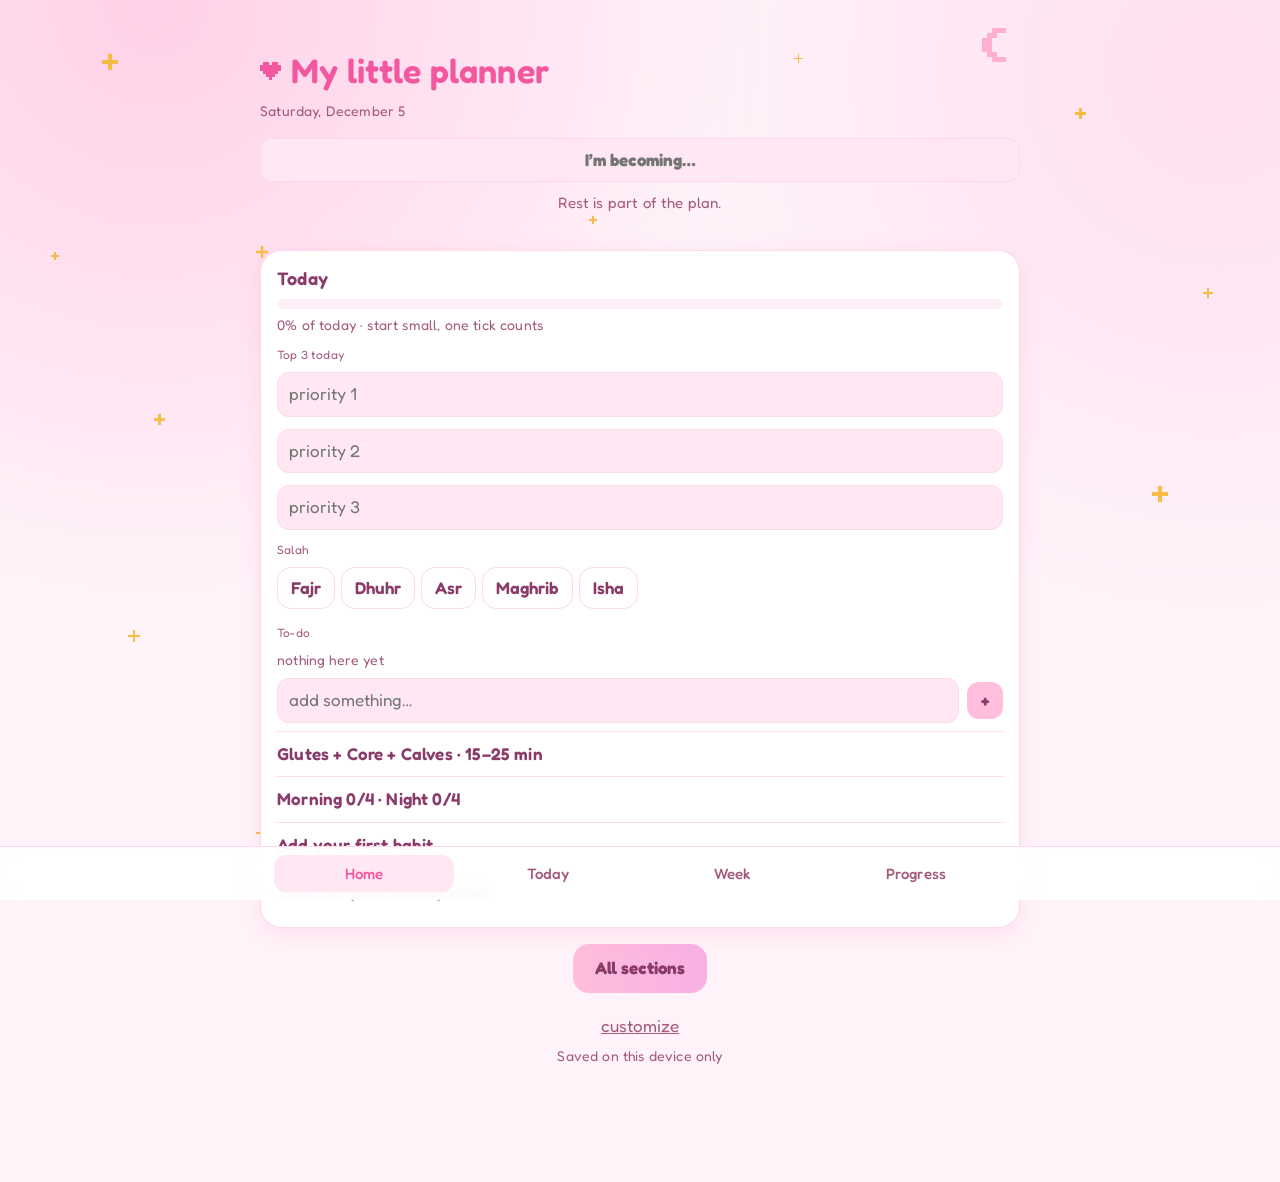
<file: Index.html>
<!DOCTYPE html>
<html lang="en"><head><meta charset="utf-8">
<meta name="viewport" content="width=device-width, initial-scale=1, viewport-fit=cover">
<title>My little planner</title>
<link href="https://fonts.googleapis.com/css2?family=Fredoka:wght@400;500;600;700&display=swap" rel="stylesheet">
<style>
:root{--bg:#fff3f9;--card:#fff;--ink:#8a3b69;--mute:#a35a7c;--pink:#ffbedb;--pink2:#ffe8f3;--lav:#f7b0e4;--lav2:#ffeef7;--acc:#f2579f;--gold:#f4b429;--line:#ffd6ea;color-scheme:light;box-sizing:border-box;padding-top:env(safe-area-inset-top,0px);padding-bottom:env(safe-area-inset-bottom,0px)}
html{scroll-padding-top:env(safe-area-inset-top,0px)}
body{margin:0;background:radial-gradient(circle at 12% 0%,#ffd0e7,transparent 42%),radial-gradient(circle at 95% 8%,#ffdff0,transparent 38%),var(--bg);background-attachment:fixed;color:var(--ink);font:400 17px/1.45 Fredoka,system-ui,-apple-system,'Segoe UI',Roboto,sans-serif;letter-spacing:.01em}
main{max-width:560px;margin:0 auto;padding:18px 16px 96px;position:relative;z-index:1}
h1,h2,h3{font-family:inherit;font-weight:600;margin:0}
h1{font-size:30px;display:flex;align-items:center;gap:10px}
h2{font-size:24px}h1,h2{color:var(--acc)}
h3{font-size:18px;margin-bottom:6px;display:flex;justify-content:space-between;align-items:center}
p{margin:6px 0}.mt{color:var(--mute);font-size:14px}
.px{fill:var(--acc)}
.hero{padding:18px 0 22px;position:relative}
.stars{position:fixed;inset:0;pointer-events:none;z-index:0}
.stars svg{position:absolute;fill:var(--gold);opacity:.85;animation:tw 3.4s infinite}
@keyframes tw{50%{opacity:.3;transform:scale(.8)}}
@media(prefers-reduced-motion:reduce){.stars svg{animation:none}}
.grid{display:grid;grid-template-columns:1fr 1fr;gap:12px}
.tile{background:linear-gradient(145deg,var(--pink2),var(--lav2));border:1px solid var(--line);border-radius:22px;padding:16px 14px;text-decoration:none;color:var(--ink);font-weight:700;display:flex;flex-direction:column;gap:4px;cursor:pointer}
.tile span{display:block;height:14px}.tile svg{fill:var(--gold)}.tile.off{opacity:.45}.tile em{font-size:12px;color:var(--mute);font-style:normal;font-weight:500}
.link{display:block;margin:20px auto 0;border:0;background:none;color:var(--mute);font:inherit;text-decoration:underline;cursor:pointer}
.top{display:flex;align-items:center;gap:12px;margin-bottom:6px}
.back{width:38px;height:38px;border-radius:14px;background:var(--lav2);color:var(--ink);display:grid;place-items:center;text-decoration:none;font-size:22px}
.card{background:var(--card);border:1px solid var(--line);border-radius:22px;padding:14px 16px;margin:14px 0;box-shadow:0 6px 22px rgba(242,87,159,.12)}
.nav{display:flex;justify-content:space-between;align-items:center;gap:8px;margin-top:10px}
.nav b{font-weight:700}
.nav button,.pill,.add button{border:0;border-radius:12px;background:var(--lav2);color:var(--ink);font:inherit;font-weight:700;padding:6px 14px;cursor:pointer}
.pill{font-size:13px;background:var(--pink2)}
.row{display:flex;align-items:center;gap:10px;padding:6px 0}
.ti{flex:1;min-width:0;border:0;background:transparent;font:inherit;color:inherit;padding:4px 0;outline:0}
input.ti:focus{border-bottom:1px dashed var(--lav)}
small{color:var(--mute);font-size:12px}
.cb{width:24px;height:24px;border-radius:8px;border:2px solid var(--lav);background:var(--card);flex:none;padding:0;cursor:pointer;position:relative}
.cb.on{background:var(--pink);border-color:var(--acc)}
.cb.on::after{content:'';position:absolute;left:7px;top:3px;width:5px;height:10px;border:solid #fff;border-width:0 2.5px 2.5px 0;transform:rotate(45deg)}
.x{border:0;background:none;color:var(--mute);font-size:20px;cursor:pointer;padding:6px 10px}
input:not(.ti),textarea{border:1px solid var(--line);background:var(--pink2);color:inherit;border-radius:12px;padding:9px 11px;font:inherit;width:100%;box-sizing:border-box}
textarea{resize:none;display:block}
.pri{margin:6px 0}
.add{display:flex;flex-wrap:wrap;gap:8px;align-items:center;margin-top:8px}
.add input{flex:1;min-width:0;width:auto}.add input:not(.num):not([type=time]){min-width:110px}
.add input[type=time]{flex:none}
input.num{width:54px;flex:none;padding:6px;text-align:center}input.num.w2{width:78px}
select{border:1px solid var(--line);background:var(--pink2);color:inherit;border-radius:12px;padding:8px;font:inherit;max-width:60%}
.add button{background:var(--pink);flex:none}
input[type=range]{flex:1;width:auto;padding:0;accent-color:var(--acc);background:none;border:0}
output{width:42px;text-align:right;font-size:13px;color:var(--mute)}
.bar{height:10px;border-radius:9px;background:var(--lav2);overflow:hidden;margin-top:8px}
.bar i{display:block;height:100%;border-radius:9px;background:linear-gradient(90deg,var(--pink),var(--lav))}
.dots{display:flex;gap:3px}.dots u{width:8px;height:8px;border-radius:3px;background:var(--lav2);border:1px solid var(--line)}.dots u.on{background:var(--acc);border-color:var(--acc)}
.cal{display:grid;grid-template-columns:repeat(7,1fr);gap:4px;margin:12px 0;text-align:center}
.day{aspect-ratio:1;border:0;border-radius:12px;background:var(--card);color:inherit;font:inherit;position:relative;cursor:pointer}
.day.sel{background:var(--pink)}.day.now{outline:2px solid var(--lav)}
.day s{position:absolute;bottom:4px;left:calc(50% - 3px);width:6px;height:6px;border-radius:2px;background:var(--acc)}
.h{color:var(--mute);font-size:12px}
.ev{padding:4px 0}.ev b{color:var(--acc);margin-right:6px}
.big{display:block;margin:16px auto;padding:12px 22px;border:0;border-radius:16px;background:linear-gradient(90deg,var(--pink),var(--lav));color:var(--ink);font:inherit;font-weight:700;cursor:pointer}
.score{font:600 56px Fredoka,system-ui,sans-serif;text-align:center;color:var(--acc);margin:10px 0 0}
.fab{position:fixed;right:0;bottom:0;padding:0 16px calc(16px + env(safe-area-inset-bottom,0px)) 0}
.fab a{width:48px;height:48px;border-radius:16px;background:var(--pink);display:grid;place-items:center;box-shadow:0 4px 14px rgba(190,140,200,.3)}
.tabs{position:fixed;left:0;right:0;bottom:0;display:flex;gap:4px;padding:8px 10px calc(8px + env(safe-area-inset-bottom,0px));background:rgba(255,255,255,.93);backdrop-filter:blur(10px);border-top:1px solid var(--line);z-index:5}
.tabs a{flex:1;text-align:center;text-decoration:none;color:var(--mute);font:500 15px Fredoka,system-ui,sans-serif;padding:9px 0;border-radius:12px}
.tabs a.on{background:var(--pink2);color:var(--acc)}
#toast{position:fixed;left:0;right:0;bottom:calc(84px + env(safe-area-inset-bottom,0px));display:flex;justify-content:center;z-index:6;pointer-events:none}
.toast{pointer-events:auto;background:var(--ink);color:#fff;border-radius:14px;padding:10px 16px;display:flex;gap:16px;align-items:center}.toast button{border:0;background:none;color:var(--pink);font:inherit;font-weight:700}
.chips{display:flex;gap:6px;overflow-x:auto;margin:12px 0}
.chip{flex:none;border:1px solid var(--line);border-radius:14px;padding:8px 13px;background:var(--card);color:var(--ink);font:inherit;font-weight:600;cursor:pointer}.chip.on{background:var(--pink);border-color:var(--acc)}
.ln{display:block;padding:10px 0;color:var(--ink);text-decoration:none;border-top:1px solid var(--line);font-weight:600}
.row.dn .ti{opacity:.5;text-decoration:line-through}
.grid[hidden]{display:none}
input.why{margin-top:10px;font-weight:700;text-align:center}.st{color:var(--acc);font-weight:700}
.aff{margin:10px 0 0;color:var(--mute);text-align:center;font-size:15px}
.moon{position:absolute;right:4px;top:0;animation:fl 6s ease-in-out infinite}.moon svg{fill:#ffb0d2;display:block}
@keyframes fl{50%{transform:translateY(8px) rotate(-6deg)}}
.bst{position:fixed;z-index:9;pointer-events:none;margin:-6px 0 0 -6px;animation:burst .75s ease-out forwards}.bst svg{fill:var(--gold);display:block}
@keyframes burst{from{opacity:1;transform:translate(0,0) scale(1)}to{opacity:0;transform:translate(var(--dx),var(--dy)) scale(.3) rotate(90deg)}}
.card{position:relative}.card::after{content:'';position:absolute;left:-5px;top:-5px;width:12px;height:12px;background:url("data:image/svg+xml,%3Csvg xmlns='http://www.w3.org/2000/svg' viewBox='0 0 5 5'%3E%3Cpath fill='%23f4b429' d='M2 0h1v5H2zM0 2h5v1H0z'/%3E%3C/svg%3E") no-repeat;opacity:.85}
.bar i{background:linear-gradient(90deg,var(--pink),var(--acc),var(--pink));background-size:200% 100%;animation:sh 3s linear infinite}@keyframes sh{to{background-position:-200% 0}}
@media(prefers-reduced-motion:reduce){.moon,.bar i{animation:none}}
@media(min-width:720px){main{max-width:760px;padding:28px 24px 110px}.grid{grid-template-columns:repeat(3,1fr)}.tabs{justify-content:center}.tabs a{flex:0 1 180px}h1{font-size:34px}.cb{width:28px;height:28px}.cb.on::after{left:9px;top:4px}.tile{padding:22px 18px;font-size:18px}}
.cb,.chip,.tile,.big,.nav button{transition:transform .12s}.cb:active,.chip:active,.tile:active,.big:active,.nav button:active{transform:scale(.94)}
</style></head>
<body><main id="app"></main><nav class="tabs" id="fab"></nav><div id="toast"></div>
<script>
const $=s=>document.querySelector(s),uid=()=>Math.random().toString(36).slice(2,8),p2=n=>String(n).padStart(2,'0');
const fmt=d=>d.getFullYear()+'-'+p2(d.getMonth()+1)+'-'+p2(d.getDate()),mk=d=>d.getFullYear()+'-'+p2(d.getMonth()+1);
const add=(d,n)=>{const x=new Date(d);x.setDate(x.getDate()+n);return x},wsOf=d=>add(d,-((d.getDay()+1)%7));
const esc=s=>String(s??'').replace(/[&<>"]/g,c=>({'&':'&amp;','<':'&lt;','>':'&gt;','"':'&quot;'}[c]));
const L=a=>a.map(t=>({id:uid(),t}));
const DEF=()=>({hide:[],lists:{skin:L(['Acretin','Shaving','Dermaelle Oil Control Cleanser']),salah:L(['Fajr','Dhuhr','Asr','Maghrib','Isha']),habits:[],morning:L(['Wash face','Skincare','Water','Plan the day']),night:L(['Cleanse','Skincare','Tidy up','Read'])},done:{},pri:{},todo:{},week:{},ev:{},gw:{},gm:{},wk:{},reset:{},notes:'',quran:{surah:'',page:0},cal:{p:{sex:'f',age:0,h:0,w:0,act:1.375,goal:0},log:{}},wnote:'Equipment: 2–3 kg dumbbells, resistance band, mat, sturdy chair.\nWeeks 1–2: 1 set each. Weeks 3–4: 2 sets if recovery feels good.\nSeated options are fine. Avoid overheating. Don’t push through exhaustion. 10 minutes still counts. Stop if new or worsening neurological symptoms.'});
let S=DEF();
try{const r=JSON.parse(localStorage.getItem('pl1')||'null');if(r)S=Object.assign(DEF(),r)}catch(e){}
let TS=0,CR=null,PT,SY='',DT=0;
try{TS=+localStorage.getItem('pl1u')||0}catch(e){}
const save=()=>{TS=Date.now();DT=1;try{localStorage.setItem('pl1',JSON.stringify(S));localStorage.setItem('pl1u',TS)}catch(e){}clearTimeout(PT);if(CR)PT=setTimeout(push,1200)};
const push=()=>CR.set({u:TS||Date.now(),s:JSON.stringify(S)}).then(()=>{DT=0;SY='on';sy()}).catch(()=>{SY='err';sy()});
const syt=()=>SY=='on'?'Saved to your account':SY=='err'?'Could not sync, saved on this device':'Saved on this device only';
const sy=()=>{const n=document.getElementById('sync');if(n)n.textContent=syt()};
const EX=a=>a.map(([t,r])=>({id:uid(),t,s:1,r,d:{}})),GCC=()=>EX([['Glute bridges','8–12'],['Seated band abductions','10–12'],['Heel slides','6–8 / side'],['Dead bugs','5–6 / side'],['Seated calf raises','12–15']]);
const PLAN=()=>({0:{f:'Glutes + Core + Calves · 15–25 min',ex:GCC()},1:{rest:true,f:'Full recovery'},2:{f:'Glutes + Core + Calves · 15–25 min',ex:GCC()},3:{rest:true,f:'Rest / gentle stretching'},4:{f:'Arms + Core · 15–20 min',ex:EX([['Seated dumbbell curls','8–12'],['Seated shoulder raises','6–10'],['Triceps extensions','8–12'],['Supported kickbacks','8–12'],['Gentle core','as comfortable']])},5:{rest:true,f:'Rest'},6:{rest:true,f:'Light movement / recovery'}});
if(!Object.values(S.wk).some(w=>(w.ex||[]).length)){S.wk=PLAN()}
function ref(path,def){const k=path?path.split('|'):[];if(!k.length)return S;let o=S;for(let i=0;i<k.length-1;i++)o=o[k[i]]??(o[k[i]]={});return o[k[k.length-1]]??(o[k[k.length-1]]=def)}
function set(path,v){const k=path.split('|'),l=k.pop();ref(k.join('|'),{})[l]=v;save()}
const T=[['skin','Skincare','✿'],['salah','Salah','☾'],['quran','Quran','❀'],['habits','Habits','✧'],['daily','Daily','♡'],['week','Week','☁'],['month','Month','✦'],['wgoal','Weekly goals','★'],['mgoal','Monthly goals','☆'],['workout','Workout','❁'],['calories','Calories',''],['backup','Backup',''],['routine','Routines','☀'],['reset','Weekly reset','↻'],['notes','Brain dump','✎'],['progress','Progress','◔']];
const DN=['Sat','Sun','Mon','Tue','Wed','Thu','Fri'];
let V=location.hash.slice(1)||'home',D=fmt(new Date()),WS=wsOf(new Date()),MO=new Date(),SEL=null,CUS=false,MSG='';MO.setDate(1);
const px=()=>{const g=['.xx.xx.','xxxxxxx','xxxxxxx','.xxxxx.','..xxx..','...x...'];return '<svg class=px viewBox="0 0 7 6" width="21" height="18" shape-rendering="crispEdges">'+g.map((r,y)=>[...r].map((c,x)=>c=='x'?`<rect x="${x}" y="${y}" width="1" height="1"/>`:'').join('')).join('')+'</svg>'};
const dl=s=>new Date(s+'T00:00').toLocaleDateString(undefined,{weekday:'short',month:'short',day:'numeric'});
const dnav=()=>`<div class=nav><button data-a=dd data-n=-1>‹</button><b>${D===fmt(new Date())?'Today · ':''}${dl(D)}</b>${D!==fmt(new Date())?'<button data-a=td>Today</button>':''}<button data-a=dd data-n=1>›</button></div>`;
const wnav=()=>`<div class=nav><button data-a=ww data-n=-7>‹</button><b>${dl(fmt(WS))} – ${dl(fmt(add(WS,6)))}</b><button data-a=ww data-n=7>›</button></div>`;
const mnav=()=>`<div class=nav><button data-a=mm data-n=-1>‹</button><b>${MO.toLocaleDateString(undefined,{month:'long',year:'numeric'})}</b><button data-a=mm data-n=1>›</button></div>`;
const card=(t,b)=>`<section class=card><h3>${t}</h3>${b}</section>`;
const dt=id=>{const w=wsOf(new Date(D+'T00:00'));return '<span class=dots>'+[0,1,2,3,4,5,6].map(i=>`<u class="${(S.done[fmt(add(w,i))]||{})[id]?'on':''}"></u>`).join('')+'</span>'};
const addRow=(path,tm,x='',o='{}')=>`<div class=add data-o='${o}'>${tm?'<input type=time data-f=tm>':''}<input placeholder="add something…">${x}<button data-a=addi data-t="${path}">+</button></div>`;
const rows=(l,d,fixed,dots)=>(S.lists[l].map((x,i)=>`<div class="row ${(S.done[d]||{})[x.id]?'dn':''}"><button class="cb ${(S.done[d]||{})[x.id]?'on':''}" data-a=tg data-d=${d} data-i=${x.id}></button>${fixed?`<span class=ti>${esc(x.t)}</span>`:`<input class=ti data-p="lists|${l}|${i}|t" value="${esc(x.t)}">`}${dots==2?sk(x.id):dots?dt(x.id):''}${fixed?'':`<button class=x data-a=del data-t="lists|${l}" data-i=${i}>×</button>`}</div>`).join('')||'<p class=mt>nothing here yet</p>')+(fixed?'':addRow('lists|'+l));
const items=(path,fld='d')=>ref(path,[]).map((x,i)=>`<div class="row ${x[fld]?'dn':''}"><button class="cb ${x[fld]?'on':''}" data-a=ti data-t="${path}" data-i=${i} data-f=${fld}></button>${x.tm?`<small>${x.tm}</small>`:''}<input class=ti data-p="${path}|${i}|t" value="${esc(x.t)}"><button class=x data-a=del data-t="${path}" data-i=${i}>×</button></div>`).join('')||'<p class=mt>nothing here yet</p>';
const P={};
P.skin=()=>dnav()+card('Skin care',rows('skin',D,0,1));
P.salah=()=>dnav()+card('Salah',rows('salah',D,1));
P.habits=()=>dnav()+card('My habits',rows('habits',D,0,2));
P.routine=()=>dnav()+card('Morning',rows('morning',D))+card('Night',rows('night',D));
P.quran=()=>{const q=S.quran,pc=Math.min(100,Math.round(q.page/6.04));return dnav()+card('Daily reading',`<div class=row><button class="cb ${(S.done[D]||{}).q?'on':''}" data-a=tg data-d=${D} data-i=q></button><span class=ti>Read today</span></div>`)+card('Where I am',`<div class=row><input class=ti placeholder="surah" data-p="quran|surah" value="${esc(q.surah)}"></div><div class=row><span class=ti>page</span><input class=num type=number min=0 max=604 data-p="quran|page" value=${q.page}> / 604</div><div class=bar><i id=qb style="width:${pc}%"></i></div>`)};
P.daily=()=>dnav()+card('Today’s priorities',[0,1,2].map(i=>`<input class=pri data-p="pri|${D}|${i}" value="${esc((S.pri[D]||{})[i]||'')}" placeholder="priority ${i+1}">`).join(''))+card('To-do',items('todo|'+D)+addRow('todo|'+D))+card('Evening reflection',[['win','one good thing today'],['lrn','something I learned'],['nxt','tomorrow I will…']].map(([k,h])=>`<input class=pri data-p="${k}|${D}" value="${esc((S[k]||{})[D]||'')}" placeholder="${h}">`).join(''));
P.week=()=>wnav()+chips()+[WD].map(i=>{const p='week|'+fmt(WS)+'|'+i;return card(DN[i]+' · '+add(WS,i).getDate(),items(p)+addRow(p,1))}).join('');
P.month=()=>{const y=MO.getFullYear(),m=MO.getMonth(),off=(new Date(y,m,1).getDay()+1)%7,n=new Date(y,m+1,0).getDate(),now=fmt(new Date());let c=DN.map(x=>`<b class=h>${x[0]}</b>`).join('');for(let i=0;i<off;i++)c+='<i></i>';for(let d=1;d<=n;d++){const k=y+'-'+p2(m+1)+'-'+p2(d);c+=`<button class="day ${k===SEL?'sel':''} ${k===now?'now':''}" data-a=sel data-k=${k}>${d}${(S.ev[k]||[]).length?'<s></s>':''}</button>`}
const evs=Object.keys(S.ev).filter(k=>k.startsWith(mk(MO))&&S.ev[k].length).sort().map(k=>S.ev[k].map(e=>`<div class=ev><b>${+k.slice(8)}</b>${esc(e.t)}</div>`).join('')).join('');
return mnav()+`<div class=cal>${c}</div>`+(SEL?card(dl(SEL),items('ev|'+SEL)+addRow('ev|'+SEL)):'<p class=mt>tap a day to add something</p>')+(evs?card('This month',evs):'')};
const goals=(k,key,nav)=>{const p=k+'|'+key;return nav()+card('Goals',ref(p,[]).map((x,i)=>`<div><div class=row><input class=ti data-p="${p}|${i}|t" value="${esc(x.t)}"><button class=x data-a=del data-t="${p}" data-i=${i}>×</button></div><div class=row><input type=range min=0 max=100 step=5 data-p="${p}|${i}|p" value=${x.p}><output>${x.p}%</output></div></div>`).join('')+addRow(p,0,'','{"p":0}'))};
P.wgoal=()=>goals('gw',fmt(WS),wnav);P.mgoal=()=>goals('gm',mk(MO),mnav);
P.workout=()=>wnav()+chips()+[WD].map(i=>{const n=DN[i],w=S.wk[i]||{},p=`wk|${i}|ex`;return card(`${n} <button class=pill data-a=tr data-i=${i}>${w.rest?'rest day':'workout'}</button>`,`<input class=ti data-p="wk|${i}|f" value="${esc(w.f||'')}" placeholder="focus">`+(w.rest?'<p class=mt>rest and recover</p>':(w.ex||[]).map((x,j)=>`<div class=row><button class="cb ${(x.d||{})[fmt(WS)]?'on':''}" data-a=wx data-t="${p}" data-i=${j}></button><input class=ti data-p="${p}|${j}|t" value="${esc(x.t)}"><button class=x data-a=del data-t="${p}" data-i=${j}>×</button></div><div class=row style="padding:0 0 6px 34px"><input class=num type=number data-p="${p}|${j}|s" value=${x.s}><small>sets</small><input class="num w2" data-p="${p}|${j}|r" value="${esc(x.r)}"><small>reps</small></div>`).join('')+addRow(p,0,'<input class=num type=number data-f=s value=1><input class="num w2" data-f=r value=10 placeholder=reps>')))}).join('')+card('Reminders',`<textarea rows=5 data-p=wnote>${esc(S.wnote)}</textarea>`);
const avg=a=>a.length?Math.round(a.reduce((s,x)=>s+x.p,0)/a.length):0;
const stats=()=>{const k=fmt(WS);let td=0,tt=0,wd=0,wt=0,hd=0;for(let i=0;i<7;i++){const a=ref(`week|${k}|${i}`,[]);tt+=a.length;td+=a.filter(x=>x.d).length;const w=S.wk[i]||{};if(!w.rest)(w.ex||[]).forEach(x=>{wt++;if((x.d||{})[k])wd++});const dn=S.done[fmt(add(WS,i))]||{};S.lists.habits.forEach(h=>{if(dn[h.id])hd++})}
const g=ref('gw|'+k,[]),m=ref('gm|'+mk(new Date()),[]);return{t:[td,tt],w:[wd,wt],h:[hd,S.lists.habits.length*7],g:avg(g),gn:g.length,m:avg(m),mn:m.length}};
P.reset=()=>{const k=fmt(WS),r=S.reset[k]||{},s=stats();return wnav()+card('This week',`<p>${s.t[0]}/${s.t[1]} tasks · ${s.w[0]}/${s.w[1]} workouts · ${s.g}% goals</p>`)+[['a','Wins this week'],['b','What to improve'],['c','Plan for next week']].map(([f,l])=>card(l,`<textarea rows=3 data-p="reset|${k}|${f}">${esc(r[f]||'')}</textarea>`)).join('')+'<button class=big data-a=carry>Carry unfinished to next week</button>'+(MSG?`<p class=mt style="text-align:center">${MSG}</p>`:'')};
const calc=()=>{const p=S.cal.p;if(!(p.age>0&&p.h>0&&p.w>0))return 0;return Math.max(1200,Math.round((10*p.w+6.25*p.h-5*p.age+(p.sex=='m'?5:-161))*p.act*(1+p.goal)/10)*10)};
const tot=()=>(S.cal.log[D]||[]).reduce((s,x)=>s+(+x.k||0),0);
const rem=(t,g)=>g?(g>=t?(g-t)+' left':(t-g)+' over'):'set your target below';
const updTot=()=>{const t=tot(),g=calc(),e=(i,v)=>{const n=$('#'+i);if(n)n.textContent=v};e('ctot',t);e('ctgt',g||'–');e('crem',rem(t,g));const b=$('#cbar');if(b)b.style.width=Math.min(100,g?Math.round(t/g*100):0)+'%'};
P.calories=()=>{const p=S.cal.p,l=S.cal.log[D]||(S.cal.log[D]=[]),t=tot(),g=calc(),path='cal|log|'+D;
const fld=(a,c)=>`<div class=row><span class=ti>${a}</span>${c}</div>`,nf=(k,u)=>`<input class="num w2" type=number data-p="cal|p|${k}" value="${p[k]||''}" placeholder="${u}">`,sl=(k,o,n)=>`<select data-p="cal|p|${k}" ${n?'data-n=1':''}>${o.map(([v,a])=>`<option value="${v}" ${p[k]==v?'selected':''}>${a}</option>`).join('')}</select>`;
return dnav()+card('Today',`<div class=score><span id=ctot>${t}</span></div><p class=mt style="text-align:center">of <span id=ctgt>${g||'–'}</span> kcal · <span id=crem>${rem(t,g)}</span></p><div class=bar><i id=cbar style="width:${Math.min(100,g?Math.round(t/g*100):0)}%"></i></div>`)+card('Food log',l.map((x,i)=>`<div class=row><input class=ti data-p="${path}|${i}|t" value="${esc(x.t)}"><input class="num w2" type=number data-c=1 data-p="${path}|${i}|k" value=${x.k||0}><small>kcal</small><button class=x data-a=del data-t="${path}" data-i=${i}>×</button></div>`).join('')+addRow(path,0,'<input class="num w2" type=number data-f=k placeholder=kcal>'))+card('My daily target',fld('Sex',sl('sex',[['f','Female'],['m','Male']]))+fld('Age',nf('age','years'))+fld('Height',nf('h','cm'))+fld('Weight',nf('w','kg'))+fld('Activity',sl('act',[[1.2,'Mostly resting'],[1.375,'Light movement'],[1.55,'Active']],1))+fld('Goal',sl('goal',[[0,'Maintain'],[-0.1,'Gentle loss'],[0.1,'Gentle gain']],1))+'<p class=mt>A gentle estimate, not medical advice.</p>')};
P.backup=()=>card('Back up your planner',`<p class=mt>Your planner syncs to your Claude account when you are signed in, so your phone and tablet share it. This code is an extra copy to keep somewhere safe, like Notes. Tip: use Add to Home Screen to open it like an app.</p><p class=mt id=sync>${syt()}</p><textarea id=bk rows=4 readonly>${esc(JSON.stringify(S))}</textarea><button class=big data-a=cp>Copy backup</button>`)+card('Restore',`<textarea id=rs rows=3 placeholder="paste your backup here"></textarea><button class=big data-a=rs>Restore</button>`);
P.notes=()=>card('Brain dump',`<textarea rows=14 data-p=notes placeholder="anything on your mind…">${esc(S.notes)}</textarea>`);
P.progress=()=>{const su=[0,1,2,3,4,5,6].filter(i=>Object.values(S.done[fmt(add(WS,i))]||{}).some(Boolean)).length,s=stats(),pc=a=>a[1]?Math.round(a[0]/a[1]*100):0,r=[['Tasks',pc(s.t),s.t[1]],['Habits',pc(s.h),s.h[1]],['Workouts',pc(s.w),s.w[1]],['Weekly goals',s.g,s.gn],['Monthly goals',s.m,s.mn]],v=r.slice(0,4).filter(x=>x[2]).map(x=>x[1]),all=v.length?Math.round(v.reduce((a,b)=>a+b)/v.length):0;return wnav()+`<div class=score>${all}%</div><p class=mt style="text-align:center">this week · you showed up ${su} of 7 days</p>`+card('Details',r.map(x=>`<div style="margin:10px 0"><div class=row style="justify-content:space-between;padding:0"><span>${x[0]}</span><small>${x[2]?x[1]+'%':'–'}</small></div><div class=bar><i style="width:${x[1]}%"></i></div></div>`).join(''))};
const AF=['Small steps still count.','You are allowed to go slowly.','Be kind to yourself today.','Progress, not perfection.','One tick at a time.','Rest is part of the plan.','Show up gently.','Tiny habits, big magic.','You did more than you think.','Start where you are.','Your pace is enough.','Today is a fresh page.','Choose the next small thing.'],aff=()=>AF[Math.floor(Date.now()/864e5)%AF.length],intent=()=>{const v=(S.nxt||{})[fmt(add(new Date(),-1))];return v?card('Today I will',`<p style="margin:4px 0;font-weight:500">${esc(v)}</p>`):''};
const sparkle=(x,y)=>{if(matchMedia('(prefers-reduced-motion:reduce)').matches)return;for(let i=0;i<7;i++){const a=i/7*6.28+Math.random()*.6,r=34+Math.random()*26,h=document.createElement('div');h.className='bst';h.style.cssText=`left:${x}px;top:${y}px;--dx:${Math.cos(a)*r}px;--dy:${Math.sin(a)*r}px`;h.innerHTML=spk(8+Math.random()*8|0);document.body.appendChild(h);setTimeout(()=>h.remove(),800)}};
const wg=()=>{const g=ref('gw|'+fmt(wsOf(new Date())),[]);return g.length?`<a class=ln href="#wgoal">Weekly goals ${avg(g)}%</a>`:''},nudge=()=>[5,6].includes(new Date().getDay())?'<a class=ln href="#reset">Time for your weekly reset</a>':'';
const sk=id=>{let n=0,d=new Date();if(!(S.done[fmt(d)]||{})[id])d=add(d,-1);while((S.done[fmt(d)]||{})[id]&&n<999){n++;d=add(d,-1)}return n?`<small class=st>${n} day${n>1?'s':''}</small>`:''};
const cnt=(l,d)=>{const dn=S.done[d]||{},a=S.lists[l];return[a.filter(x=>dn[x.id]).length,a.length]};
const pbar=d=>{let a=0,b=0;['salah','morning','night','habits'].forEach(l=>{const c=cnt(l,d);a+=c[0];b+=c[1]});const td=S.todo[d]||[];a+=td.filter(x=>x.d).length;b+=td.length;const p=b?Math.round(a/b*100):0;return `<div class=bar><i style="width:${p}%"></i></div><p class=mt>${p}% of today · ${p==100?'all done, beautiful':p>=50?'more than halfway':'start small, one tick counts'}</p>`};
const today=()=>{const t0=fmt(new Date()),dn=S.done[t0]||{},w=S.wk[(new Date().getDay()+1)%7]||{},td=(S.todo[t0]||[]).filter(x=>!x.d).length;return card('Today',`${pbar(t0)}<small>Top 3 today</small>${[0,1,2].map(i=>`<input class=pri data-p="pri|${t0}|${i}" value="${esc((S.pri[t0]||{})[i]||'')}" placeholder="priority ${i+1}">`).join('')}<small>Salah</small><div class=chips style="flex-wrap:wrap;margin:6px 0 10px">${S.lists.salah.map(x=>`<button class="chip ${dn[x.id]?'on':''}" data-a=tg data-d=${t0} data-i=${x.id}>${esc(x.t)}</button>`).join('')}</div><small>To-do</small>${items('todo|'+t0)}${addRow('todo|'+t0)}<div style="height:8px"></div><a class=ln href="#workout">${w.rest?'Rest day':esc(w.f||'No workout planned')}</a><a class=ln href="#routine">Morning ${cnt('morning',t0).join('/')} · Night ${cnt('night',t0).join('/')}</a><a class=ln href="#habits">${S.lists.habits.length?'Habits '+cnt('habits',t0).join('/'):'Add your first habit'}</a>${wg()}${nudge()}`)};
const home=()=>`<div class=hero><span class=moon>${moon()}</span><h1>${px()} My little planner</h1><p class=mt>${new Date().toLocaleDateString(undefined,{weekday:'long',month:'long',day:'numeric'})}</p><input class=why data-p=why value="${esc(S.why||'')}" placeholder="I’m becoming…"><p class=aff>${aff()}</p></div>${intent()}${today()}<button class=big data-a=sec>${S.sec||CUS?'Hide sections':'All sections'}</button><div class=grid ${S.sec||CUS?'':'hidden'}>${T.filter(t=>CUS||!S.hide.includes(t[0])).map(t=>{const h=S.hide.includes(t[0]);return `<a class="tile ${h?'off':''}" ${CUS?`data-a=hd data-i=${t[0]}`:`href="#${t[0]}"`}><span>${spk(14)}</span>${t[1]}${CUS?`<em>${h?'tap to show':'tap to hide'}</em>`:''}</a>`}).join('')}</div><button class=link data-a=cus>${CUS?'done':'customize'}</button><p class=mt id=sync style="text-align:center">${syt()}</p>`;
function render(){const t=T.find(x=>x[0]===V);$('#app').innerHTML=t?`<div class=top><a class=back href="#home">‹</a><h2>${t[1]}</h2></div>`+'<div class=pg>'+P[V]()+'</div>':home();$('#fab').innerHTML=[['home','Home'],['daily','Today'],['week','Week'],['progress','Progress']].map(([k,l])=>`<a href="#${k}" class="${V===k?'on':''}">${l}</a>`).join('')}
let UN=null,TM,WD=(new Date().getDay()+1)%7;
const toast=(m,u)=>{clearTimeout(TM);$('#toast').innerHTML=`<div class=toast>${m}${u?'<button data-a=undo>Undo</button>':''}</div>`;TM=setTimeout(()=>{UN=null;$('#toast').innerHTML=''},u?5000:2500)};
const chips=()=>`<div class=chips>${DN.map((n,i)=>`<button class="chip ${i==WD?'on':''}" data-a=wd data-i=${i}>${n} ${add(WS,i).getDate()}</button>`).join('')}</div>`;
const A={
undo(){if(UN){ref(UN.t,[]).splice(UN.i,0,UN.it);UN=null;clearTimeout(TM);$('#toast').innerHTML=''}},
wd(d){WD=+d.i},td(){D=fmt(new Date())},sec(){S.sec=!S.sec},
cp(){$('#bk').select();document.execCommand('copy');toast('Copied')},
rs(){try{const v=JSON.parse($('#rs').value);if(!v||typeof v!='object'||!v.lists)throw 0;S=Object.assign(DEF(),v);toast('Restored')}catch(e){toast('That code didn’t work')}},
tg(d){const o=S.done[d.d]||(S.done[d.d]={});o[d.i]=!o[d.i]},
ti(d){const a=ref(d.t,[])[d.i];a[d.f]=!a[d.f]},
wx(d){const x=ref(d.t,[])[d.i],k=fmt(WS);x.d=x.d||{};x.d[k]=!x.d[k]},
tr(d){const w=ref('wk|'+d.i,{});w.rest=!w.rest},
del(d){const it=ref(d.t,[]).splice(+d.i,1)[0];UN={t:d.t,i:+d.i,it};toast('Deleted',1)},
addi(d,el){const b=el.closest('.add'),o=Object.assign({id:uid()},JSON.parse(b.dataset.o||'{}'));b.querySelectorAll('input').forEach(i=>{o[i.dataset.f||'t']=i.type=='number'?+i.value||0:i.value});if(!(o.t||'').trim())return;const a=ref(d.t,[]);a.push(o);a.sort((x,y)=>(x.tm||'~').localeCompare(y.tm||'~'))},
dd(d){D=fmt(add(new Date(D+'T00:00'),+d.n))},ww(d){WS=add(WS,+d.n)},
mm(d){MO=new Date(MO.getFullYear(),MO.getMonth()+ +d.n,1);SEL=null},
sel(d){SEL=d.k},cus(){CUS=!CUS},
hd(d){const h=S.hide,i=h.indexOf(d.i);i<0?h.push(d.i):h.splice(i,1)},
carry(){const k=fmt(WS),nk=fmt(add(WS,7));let n=0;for(let i=0;i<7;i++){const a=ref(`week|${k}|${i}`,[]),b=ref(`week|${nk}|${i}`,[]);a.filter(x=>!x.d).forEach(x=>{b.push(x);n++});S.week[k][i]=a.filter(x=>x.d)}
const g=ref('gw|'+k,[]),ng=ref('gw|'+nk,[]);g.filter(x=>x.p<100).forEach(x=>{ng.push(x);n++});S.gw[k]=g.filter(x=>x.p>=100);MSG=n+' moved to next week'}};
document.addEventListener('click',e=>{const b=e.target.closest('[data-a]');if(!b)return;const ad=b.dataset.a=='addi'?b.dataset.t:null,bu=['tg','ti','wx'].includes(b.dataset.a)&&!b.classList.contains('on');A[b.dataset.a](b.dataset,b);save();render();if(bu)sparkle(e.clientX,e.clientY);if(ad){const x=[...document.querySelectorAll('.add')].find(n=>n.querySelector('button').dataset.t==ad),f=x&&x.querySelector('input:not([type=time]):not(.num)');if(f)f.focus()}});
document.addEventListener('input',e=>{const el=e.target,p=el.dataset.p;if(!p)return;set(p,el.type=='range'||el.type=='number'||el.dataset.n?+el.value:el.value);if(el.type=='range')el.nextElementSibling.textContent=el.value+'%';if(p=='quran|page'){const b=$('#qb');if(b)b.style.width=Math.min(100,Math.round(el.value/6.04))+'%'}if(p.startsWith('cal|'))updTot()});
document.addEventListener('keydown',e=>{const b=e.target.closest&&e.target.closest('.add');if(e.key=='Enter'&&b)b.querySelector('button').click()});
addEventListener('hashchange',()=>{V=location.hash.slice(1)||'home';MSG='';render();scrollTo(0,0)});
const spk=s=>`<svg viewBox="0 0 5 5" width="${s}" height="${s}" shape-rendering="crispEdges"><path d="M2 0h1v5H2zM0 2h5v1H0z"/></svg>`;
document.body.insertAdjacentHTML('afterbegin','<div class=stars>'+[[8,6,16],[84,12,11],[46,24,8],[12,46,11],[90,54,16],[30,74,8],[70,88,13],[52,62,7],[20,92,10],[62,6,9],[4,28,8],[94,32,10],[38,48,7],[78,70,9],[10,70,12],[56,94,8],[26,18,7]].map(([x,y,s],i)=>spk(s).replace('<svg',`<svg style="left:${x}%;top:${y}%;animation-delay:${i*.6}s;animation-duration:${2.6+i%3}s"`)).join('')+'</div>');
const moon=()=>{const g=['..xxx..','.xx....','xx.....','xx.....','xx.....','.xx....','..xxx..'];return '<svg viewBox="0 0 7 7" width="34" height="34" shape-rendering="crispEdges">'+g.map((r,y)=>[...r].map((c,x)=>c=='x'?`<rect x="${x}" y="${y}" width="1" height="1"/>`:'').join('')).join('')+'</svg>'};
let LD=fmt(new Date());
const pull=async()=>{if(!CR)return;try{const s=await CR.get();if(s.exists){const r=s.data();if(r.u>TS){if(TS<2)try{const o=localStorage.getItem('pl1');if(o)localStorage.setItem('pl1bak',o)}catch(e){}S=Object.assign(DEF(),JSON.parse(r.s));TS=r.u;try{localStorage.setItem('pl1',JSON.stringify(S));localStorage.setItem('pl1u',TS)}catch(e){}render()}else if(r.u<TS)push();SY='on'}else push();sy()}catch(e){SY='err';sy()}};
(async()=>{try{if(!window.claude)return;const db=await claude.use('db'),us=await claude.use('user');if(!db||!us)return;const id=await us.id();if(!id)return;CR=db.collection('data/users/'+id).doc('planner');await pull()}catch(e){SY='err';sy()}})();
document.addEventListener('visibilitychange',()=>{if(document.hidden){if(DT&&CR)push();return}const n=fmt(new Date());if(n!==LD){LD=n;D=n;WS=wsOf(new Date());WD=(new Date().getDay()+1)%7;render()}pull()});
render();
</script></body></html>
</file>
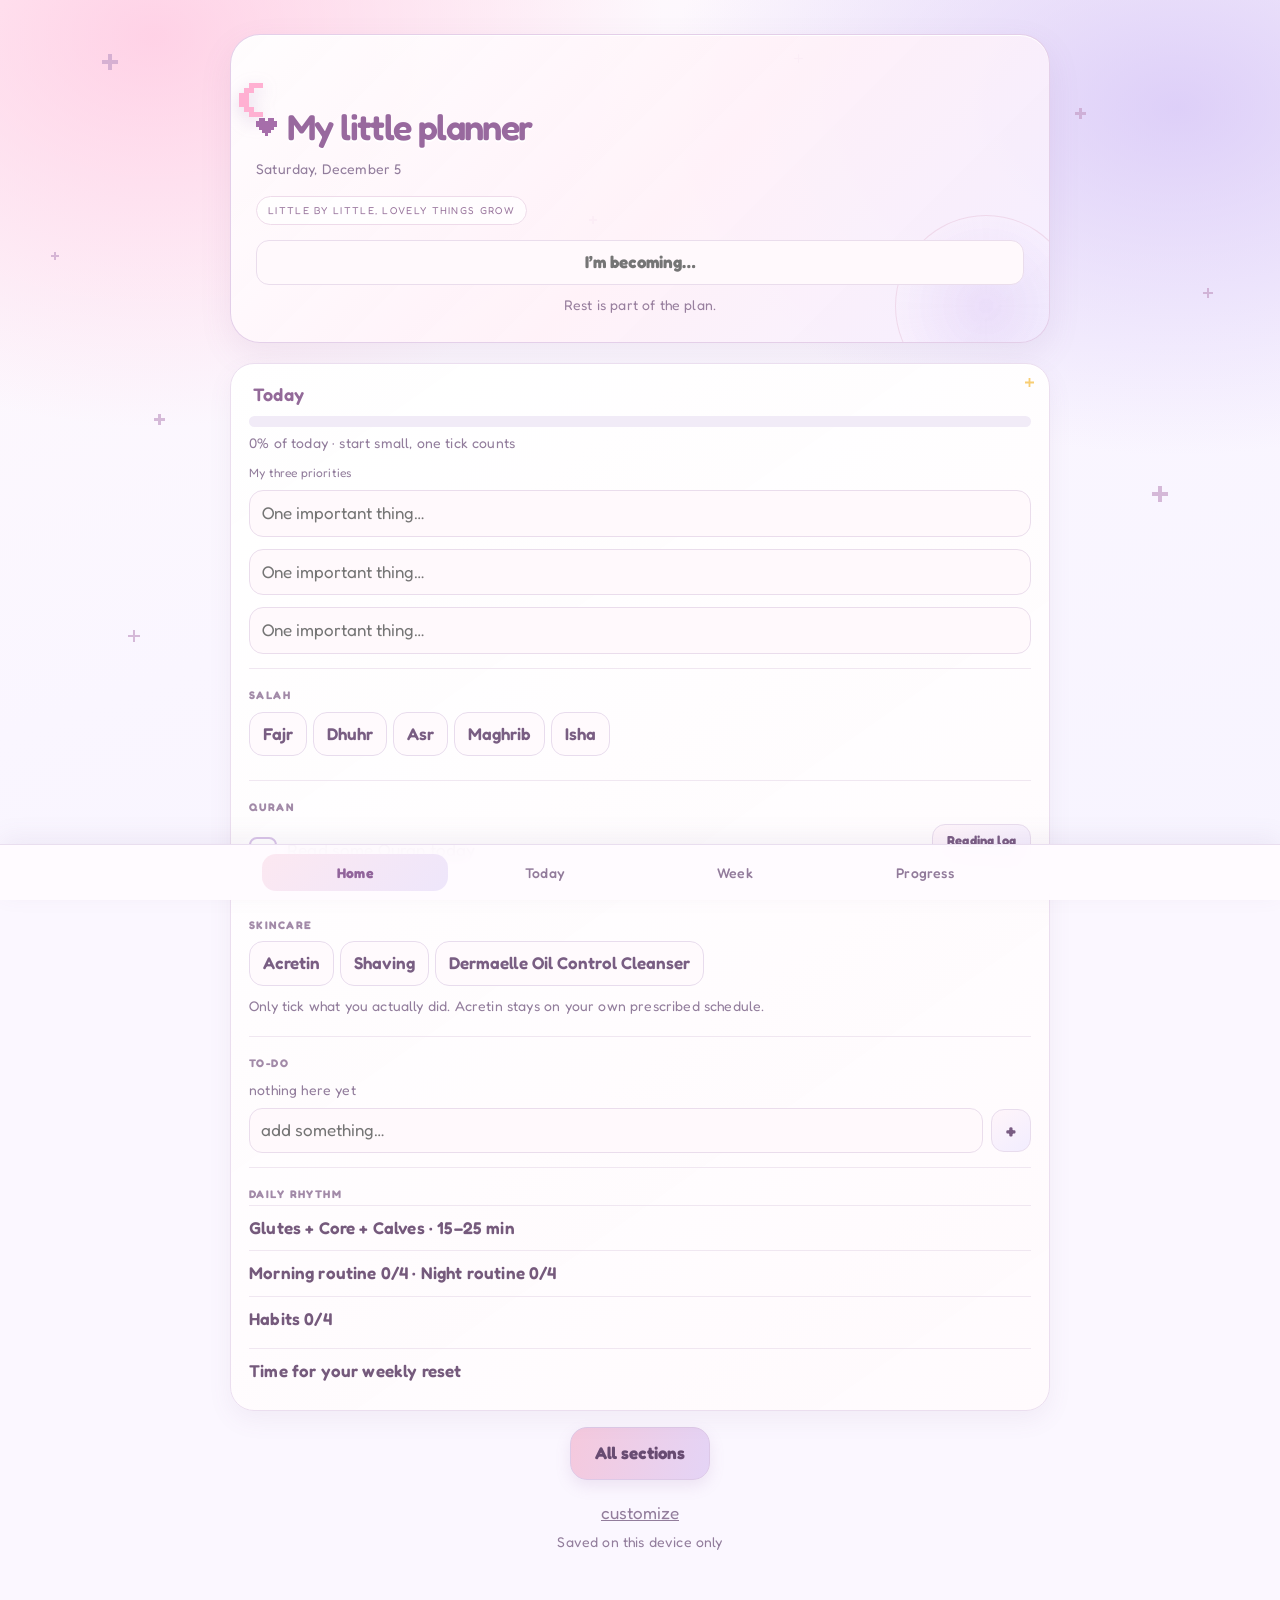
<file: index.html>
<!DOCTYPE html>
<html lang="en"><head><meta charset="utf-8">
<meta name="viewport" content="width=device-width, initial-scale=1, viewport-fit=cover">
<title>My little planner</title>
<link href="https://fonts.googleapis.com/css2?family=Fredoka:wght@400;500;600;700&display=swap" rel="stylesheet">
<style>
:root{--bg:#fff3f9;--card:#fff;--ink:#8a3b69;--mute:#a35a7c;--pink:#ffbedb;--pink2:#ffe8f3;--lav:#f7b0e4;--lav2:#ffeef7;--acc:#f2579f;--gold:#f4b429;--line:#ffd6ea;color-scheme:light;box-sizing:border-box;padding-top:env(safe-area-inset-top,0px);padding-bottom:env(safe-area-inset-bottom,0px)}
html{scroll-padding-top:env(safe-area-inset-top,0px)}
body{margin:0;background:radial-gradient(circle at 12% 0%,#ffd0e7,transparent 42%),radial-gradient(circle at 95% 8%,#ffdff0,transparent 38%),var(--bg);background-attachment:fixed;color:var(--ink);font:400 17px/1.45 Fredoka,system-ui,-apple-system,'Segoe UI',Roboto,sans-serif;letter-spacing:.01em}
main{max-width:560px;margin:0 auto;padding:18px 16px 96px;position:relative;z-index:1}
h1,h2,h3{font-family:inherit;font-weight:600;margin:0}
h1{font-size:30px;display:flex;align-items:center;gap:10px}
h2{font-size:24px}h1,h2{color:var(--acc)}
h3{font-size:18px;margin-bottom:6px;display:flex;justify-content:space-between;align-items:center}
p{margin:6px 0}.mt{color:var(--mute);font-size:14px}
.px{fill:var(--acc)}
.hero{padding:18px 0 22px;position:relative}
.stars{position:fixed;inset:0;pointer-events:none;z-index:0}
.stars svg{position:absolute;fill:var(--gold);opacity:.85;animation:tw 3.4s infinite}
@keyframes tw{50%{opacity:.3;transform:scale(.8)}}
@media(prefers-reduced-motion:reduce){.stars svg{animation:none}}
.grid{display:grid;grid-template-columns:1fr 1fr;gap:12px}
.tile{background:linear-gradient(145deg,var(--pink2),var(--lav2));border:1px solid var(--line);border-radius:22px;padding:16px 14px;text-decoration:none;color:var(--ink);font-weight:700;display:flex;flex-direction:column;gap:4px;cursor:pointer}
.tile span{display:block;height:14px}.tile svg{fill:var(--gold)}.tile.off{opacity:.45}.tile em{font-size:12px;color:var(--mute);font-style:normal;font-weight:500}
.link{display:block;margin:20px auto 0;border:0;background:none;color:var(--mute);font:inherit;text-decoration:underline;cursor:pointer}
.top{display:flex;align-items:center;gap:12px;margin-bottom:6px}
.back{width:38px;height:38px;border-radius:14px;background:var(--lav2);color:var(--ink);display:grid;place-items:center;text-decoration:none;font-size:22px}
.card{background:var(--card);border:1px solid var(--line);border-radius:22px;padding:14px 16px;margin:14px 0;box-shadow:0 6px 22px rgba(242,87,159,.12)}
.nav{display:flex;justify-content:space-between;align-items:center;gap:8px;margin-top:10px}
.nav b{font-weight:700}
.nav button,.pill,.add button{border:0;border-radius:12px;background:var(--lav2);color:var(--ink);font:inherit;font-weight:700;padding:6px 14px;cursor:pointer}
.pill{font-size:13px;background:var(--pink2)}
.row{display:flex;align-items:center;gap:10px;padding:6px 0}
.ti{flex:1;min-width:0;border:0;background:transparent;font:inherit;color:inherit;padding:4px 0;outline:0}
input.ti:focus{border-bottom:1px dashed var(--lav)}
small{color:var(--mute);font-size:12px}
.cb{width:24px;height:24px;border-radius:8px;border:2px solid var(--lav);background:var(--card);flex:none;padding:0;cursor:pointer;position:relative}
.cb.on{background:var(--pink);border-color:var(--acc)}
.cb.on::after{content:'';position:absolute;left:7px;top:3px;width:5px;height:10px;border:solid #fff;border-width:0 2.5px 2.5px 0;transform:rotate(45deg)}
.x{border:0;background:none;color:var(--mute);font-size:20px;cursor:pointer;padding:6px 10px}
input:not(.ti),textarea{border:1px solid var(--line);background:var(--pink2);color:inherit;border-radius:12px;padding:9px 11px;font:inherit;width:100%;box-sizing:border-box}
textarea{resize:none;display:block}
.pri{margin:6px 0}
.add{display:flex;flex-wrap:wrap;gap:8px;align-items:center;margin-top:8px}
.add input{flex:1;min-width:0;width:auto}.add input:not(.num):not([type=time]){min-width:110px}
.add input[type=time]{flex:none}
input.num{width:54px;flex:none;padding:6px;text-align:center}input.num.w2{width:78px}
select{border:1px solid var(--line);background:var(--pink2);color:inherit;border-radius:12px;padding:8px;font:inherit;max-width:60%}
.add button{background:var(--pink);flex:none}
input[type=range]{flex:1;width:auto;padding:0;accent-color:var(--acc);background:none;border:0}
output{width:42px;text-align:right;font-size:13px;color:var(--mute)}
.bar{height:10px;border-radius:9px;background:var(--lav2);overflow:hidden;margin-top:8px}
.bar i{display:block;height:100%;border-radius:9px;background:linear-gradient(90deg,var(--pink),var(--lav))}
.dots{display:flex;gap:3px}.dots u{width:8px;height:8px;border-radius:3px;background:var(--lav2);border:1px solid var(--line)}.dots u.on{background:var(--acc);border-color:var(--acc)}
.cal{display:grid;grid-template-columns:repeat(7,1fr);gap:4px;margin:12px 0;text-align:center}
.day{aspect-ratio:1;border:0;border-radius:12px;background:var(--card);color:inherit;font:inherit;position:relative;cursor:pointer}
.day.sel{background:var(--pink)}.day.now{outline:2px solid var(--lav)}
.day s{position:absolute;bottom:4px;left:calc(50% - 3px);width:6px;height:6px;border-radius:2px;background:var(--acc)}
.h{color:var(--mute);font-size:12px}
.ev{padding:4px 0}.ev b{color:var(--acc);margin-right:6px}
.big{display:block;margin:16px auto;padding:12px 22px;border:0;border-radius:16px;background:linear-gradient(90deg,var(--pink),var(--lav));color:var(--ink);font:inherit;font-weight:700;cursor:pointer}
.score{font:600 56px Fredoka,system-ui,sans-serif;text-align:center;color:var(--acc);margin:10px 0 0}
.fab{position:fixed;right:0;bottom:0;padding:0 16px calc(16px + env(safe-area-inset-bottom,0px)) 0}
.fab a{width:48px;height:48px;border-radius:16px;background:var(--pink);display:grid;place-items:center;box-shadow:0 4px 14px rgba(190,140,200,.3)}
.tabs{position:fixed;left:0;right:0;bottom:0;display:flex;gap:4px;padding:8px 10px calc(8px + env(safe-area-inset-bottom,0px));background:rgba(255,255,255,.93);backdrop-filter:blur(10px);border-top:1px solid var(--line);z-index:5}
.tabs a{flex:1;text-align:center;text-decoration:none;color:var(--mute);font:500 15px Fredoka,system-ui,sans-serif;padding:9px 0;border-radius:12px}
.tabs a.on{background:var(--pink2);color:var(--acc)}
#toast{position:fixed;left:0;right:0;bottom:calc(84px + env(safe-area-inset-bottom,0px));display:flex;justify-content:center;z-index:6;pointer-events:none}
.toast{pointer-events:auto;background:var(--ink);color:#fff;border-radius:14px;padding:10px 16px;display:flex;gap:16px;align-items:center}.toast button{border:0;background:none;color:var(--pink);font:inherit;font-weight:700}
.chips{display:flex;gap:6px;overflow-x:auto;margin:12px 0}
.chip{flex:none;border:1px solid var(--line);border-radius:14px;padding:8px 13px;background:var(--card);color:var(--ink);font:inherit;font-weight:600;cursor:pointer}.chip.on{background:var(--pink);border-color:var(--acc)}
.ln{display:block;padding:10px 0;color:var(--ink);text-decoration:none;border-top:1px solid var(--line);font-weight:600}
.row.dn .ti{opacity:.5;text-decoration:line-through}
.grid[hidden]{display:none}
input.why{margin-top:10px;font-weight:700;text-align:center}.st{color:var(--acc);font-weight:700}
.aff{margin:10px 0 0;color:var(--mute);text-align:center;font-size:15px}
.moon{position:absolute;right:4px;top:0;animation:fl 6s ease-in-out infinite}.moon svg{fill:#ffb0d2;display:block}
@keyframes fl{50%{transform:translateY(8px) rotate(-6deg)}}
.bst{position:fixed;z-index:9;pointer-events:none;margin:-6px 0 0 -6px;animation:burst .75s ease-out forwards}.bst svg{fill:var(--gold);display:block}
@keyframes burst{from{opacity:1;transform:translate(0,0) scale(1)}to{opacity:0;transform:translate(var(--dx),var(--dy)) scale(.3) rotate(90deg)}}
.card{position:relative}.card::after{content:'';position:absolute;left:-5px;top:-5px;width:12px;height:12px;background:url("data:image/svg+xml,%3Csvg xmlns='http://www.w3.org/2000/svg' viewBox='0 0 5 5'%3E%3Cpath fill='%23f4b429' d='M2 0h1v5H2zM0 2h5v1H0z'/%3E%3C/svg%3E") no-repeat;opacity:.85}
.bar i{background:linear-gradient(90deg,var(--pink),var(--acc),var(--pink));background-size:200% 100%;animation:sh 3s linear infinite}@keyframes sh{to{background-position:-200% 0}}
@media(prefers-reduced-motion:reduce){.moon,.bar i{animation:none}}
@media(min-width:720px){main{max-width:760px;padding:28px 24px 110px}.grid{grid-template-columns:repeat(3,1fr)}.tabs{justify-content:center}.tabs a{flex:0 1 180px}h1{font-size:34px}.cb{width:28px;height:28px}.cb.on::after{left:9px;top:4px}.tile{padding:22px 18px;font-size:18px}}
.cb,.chip,.tile,.big,.nav button{transition:transform .12s}.cb:active,.chip:active,.tile:active,.big:active,.nav button:active{transform:scale(.94)}

/* soft enchanted-paper refresh */
:root{--bg:#fff7fb;--card:rgba(255,255,255,.94);--ink:#70445f;--mute:#9b718b;--pink:#f7c3dc;--pink2:#fff0f7;--lav:#d9c8f5;--lav2:#f5efff;--acc:#bd78a6;--gold:#d7b66f;--line:#f0d9e8}
body{background:radial-gradient(ellipse at 8% 0%,rgba(255,211,232,.75),transparent 38%),radial-gradient(ellipse at 100% 18%,rgba(220,208,250,.62),transparent 34%),linear-gradient(180deg,#fff8fc 0%,#fff5fa 52%,#faf7ff 100%);background-attachment:fixed}
main{max-width:620px;padding-top:24px}
.hero{padding:22px 4px 24px;margin-bottom:4px}
.hero:before{content:'';position:absolute;inset:0 -10px 8px;border:1px solid rgba(237,211,231,.8);border-radius:28px;background:linear-gradient(135deg,rgba(255,255,255,.72),rgba(255,241,249,.55));z-index:-1}
h1{letter-spacing:-.035em;text-shadow:0 2px 0 rgba(255,255,255,.9)}
h2{letter-spacing:-.025em}
.hero-note{font-size:12px;letter-spacing:.14em;text-transform:uppercase;color:#a783a0;margin:8px 0 4px}
.moon{right:14px;top:14px;filter:drop-shadow(0 3px 5px rgba(192,143,184,.22))}
.stars svg{fill:#d7b66f;opacity:.65}
.card{background:rgba(255,255,255,.86);border:1px solid rgba(238,215,232,.95);border-radius:23px;padding:17px 18px;margin:15px 0;box-shadow:0 8px 26px rgba(157,112,151,.075),inset 0 1px 0 rgba(255,255,255,.95);backdrop-filter:blur(8px)}
.card::after{opacity:.62;left:9px;top:9px;width:8px;height:8px}
h3{color:#9b668c;font-size:18px;padding-left:4px;margin-bottom:9px}
.tile{background:linear-gradient(145deg,rgba(255,241,248,.98),rgba(245,239,255,.98));border:1px solid #ecd8eb;border-radius:20px;box-shadow:0 5px 15px rgba(162,119,160,.07);font-weight:600;min-height:76px;justify-content:center}
.tile span{height:12px}.tile svg{fill:#c6a9d8}
.tile:active{box-shadow:0 2px 7px rgba(162,119,160,.1)}
.back{background:linear-gradient(145deg,#fff0f7,#f3edff);border:1px solid var(--line)}
.nav{margin:14px 2px 12px}.nav b{font-size:14px;color:#89647f}
.nav button,.pill,.add button{background:#f6edf7;border:1px solid #eddfed;color:#805d78}
.add button{background:#f0e7f7;font-size:20px;min-width:38px;min-height:38px}
.big{background:linear-gradient(105deg,#f4c9df,#dfd1f4);border:1px solid rgba(223,196,224,.8);box-shadow:0 5px 14px rgba(176,133,175,.12);color:#704b69;padding:12px 24px}
input:not(.ti),textarea,select{background:rgba(255,246,251,.92);border-color:#eeddea}
input:focus,textarea:focus,select:focus{outline:2px solid rgba(190,145,190,.22);border-color:#d5b6d4}
.cb{border-color:#d8c5e7;background:#fff}
.cb.on{background:#c995b9;border-color:#b77ca5}
.chip{border-color:#eadbea;background:rgba(255,255,255,.82)}.chip.on{background:#f2d9e9;border-color:#cf9fbe;color:#704b69}
.bar{background:#f3edf7}.bar i{background:linear-gradient(90deg,#eec5dc,#c9b5e8,#eec5dc)}
.tabs{background:rgba(255,251,254,.9);border-top:1px solid rgba(236,218,235,.9);box-shadow:0 -5px 22px rgba(155,116,151,.055)}
.tabs a{font-size:14px;color:#96758e}.tabs a.on{background:#f5e8f2;color:#9e648e;font-weight:700}
#toast .toast{background:#76536e;box-shadow:0 6px 22px rgba(88,57,82,.18)}
.aff{font-size:14px;color:#9a7891}
.score{color:#b47da6}
.ln{border-color:#f0e5ef}
@media(min-width:720px){main{max-width:780px}.hero{padding:26px 10px 28px}.grid{gap:14px}.tile{min-height:88px}}
@media(prefers-reduced-motion:reduce){*,*::before,*::after{scroll-behavior:auto!important;animation:none!important;transition:none!important}}
:focus-visible{outline:2px solid #bd8bb1;outline-offset:3px}


/* ENCHANTED EDITION: stronger visual refresh, functionality untouched */
:root{
 --bg:#fbf7ff;--card:#fffdfd;--ink:#59415f;--mute:#927d9c;
 --pink:#f2b9d3;--pink2:#fff0f6;--lav:#cdb8ee;--lav2:#f2edff;
 --acc:#a66eaa;--gold:#d6ad62;--line:#eadcf0;
}
html{background:#fbf7ff;scroll-behavior:smooth}
body{
 background:
 radial-gradient(ellipse at 12% 4%,rgba(255,199,224,.78),transparent 32%),
 radial-gradient(ellipse at 92% 12%,rgba(210,192,246,.72),transparent 31%),
 radial-gradient(ellipse at 50% 95%,rgba(255,224,237,.52),transparent 38%),
 linear-gradient(160deg,#fff9fc 0%,#faf6ff 54%,#f7f4ff 100%);
 background-attachment:fixed;color:var(--ink)
}
main{max-width:660px;padding:22px 17px 112px}
.hero{
 margin:4px 0 20px;padding:27px 20px 23px;border:1px solid rgba(226,203,231,.9);
 border-radius:30px;background:linear-gradient(135deg,rgba(255,255,255,.94),rgba(255,241,248,.91) 54%,rgba(244,238,255,.92));
 box-shadow:0 12px 32px rgba(133,94,145,.10),inset 0 1px 0 white;overflow:hidden
}
.hero:before{content:'';position:absolute;inset:auto -28px -55px auto;width:180px;height:180px;border-radius:50%;background:radial-gradient(circle,rgba(211,190,241,.35),transparent 70%);z-index:0}
.hero>*{position:relative;z-index:1}
h1{font-size:clamp(29px,6vw,36px);color:#98699e;letter-spacing:-.045em;text-shadow:0 2px white}
h2{color:#98699e;font-size:25px}
h3{color:#936a99}
.hero-note{display:inline-block;margin:11px 0 5px;padding:6px 11px;border:1px solid #eedbea;border-radius:999px;background:rgba(255,255,255,.72);font-size:10px;letter-spacing:.13em;color:#9b789f}
.moon{right:17px;top:16px;filter:drop-shadow(0 5px 8px rgba(158,119,180,.28))}
.stars svg{fill:#c6a1c9;opacity:.72}
.card{
 margin:16px 0;padding:18px 18px;border:1px solid #ebdeef;border-radius:24px;
 background:linear-gradient(145deg,rgba(255,255,255,.98),rgba(255,250,253,.96));
 box-shadow:0 9px 25px rgba(122,91,137,.075),inset 0 1px 0 #fff
}
.card::after{left:auto;right:15px;top:14px;width:9px;height:9px;opacity:.65}
.top{margin:7px 0 15px;gap:13px}
.back{width:42px;height:42px;border:1px solid #eadcf0;border-radius:15px;background:linear-gradient(145deg,#fff,#f4edff);color:#8f6899;box-shadow:0 3px 10px rgba(128,96,144,.08)}
.grid{gap:13px}
.tile{
 min-height:88px;padding:16px;border:1px solid #e9dced;border-radius:22px;
 background:linear-gradient(145deg,#fff5f9 0%,#f5efff 100%);
 box-shadow:0 7px 17px rgba(132,98,147,.075);color:#76557f;font-size:16px
}
.tile span{height:16px}.tile svg{fill:#b995cf}
.tile em{color:#a187a9;font-size:11px}
.nav{margin:14px 2px 12px}.nav b{color:#82668b}
.nav button,.pill,.add button{border:1px solid #e8dced;background:linear-gradient(145deg,#fff5fa,#f2edff);color:#795c83;border-radius:13px}
.add button{min-width:40px;min-height:40px;font-size:20px}
.big{border:1px solid #ddc9e7;border-radius:17px;background:linear-gradient(105deg,#f5c9dd,#e4d4f6);color:#684c72;box-shadow:0 6px 15px rgba(157,115,166,.15);padding:13px 24px}
input:not(.ti),textarea,select{background:#fff9fc;border:1px solid #eaddec;color:#644b6b;border-radius:13px}
input:focus,textarea:focus,select:focus{outline:2px solid rgba(183,145,202,.23);border-color:#c9addb}
.cb{border:2px solid #d9c5e8;background:#fff}
.cb.on{background:#b98fc5;border-color:#a77bb5}
.chip{border:1px solid #e8dced;background:#fffafd;color:#795e83;border-radius:14px}
.chip.on{background:#f1ddec;border-color:#c99dc7;color:#714f79}
.bar{height:11px;background:#f1ebf7;border-radius:99px}
.bar i{background:linear-gradient(90deg,#f0bfd7,#c9afe8,#e4c5e9);border-radius:99px}
.tabs{padding:9px 12px calc(9px + env(safe-area-inset-bottom,0px));background:rgba(255,251,255,.94);border-top:1px solid #e9deef;box-shadow:0 -7px 24px rgba(119,88,135,.08)}
.tabs a{padding:10px 3px;border-radius:14px;color:#927b9b;font-size:14px}
.tabs a.on{background:linear-gradient(135deg,#fce8f1,#eee6fb);color:#91649b;font-weight:700}
.score{color:#a777b0;text-shadow:0 3px 0 #f7eaf5}
.aff{color:#987f9e}
.ln{border-color:#f0e7f1;color:#755a7c}
#toast .toast{background:#715778;box-shadow:0 7px 22px rgba(82,57,91,.2)}
.fab a{background:linear-gradient(135deg,#f4c5dc,#d9c6f1);box-shadow:0 5px 16px rgba(140,101,155,.22)}
.cb,.chip,.tile,.big,.nav button,.back{transition:transform .15s ease,box-shadow .15s ease}
@media(hover:hover){.tile:hover,.card:hover{box-shadow:0 12px 28px rgba(132,98,147,.12)}.tile:hover{transform:translateY(-2px)}}
@media(min-width:720px){main{max-width:820px;padding-top:30px}.hero{padding:32px 25px 27px}.grid{gap:16px}.tile{min-height:98px;font-size:17px}}
@media(prefers-reduced-motion:reduce){html{scroll-behavior:auto}*,*::before,*::after{animation:none!important;transition:none!important}}

.daily-block{padding:10px 0 4px;border-top:1px solid #f0e7f1;margin-top:8px}
.daily-block>small{font-size:11px;letter-spacing:.13em;font-weight:700;color:#a28aa8}
.daily-block .row{min-height:40px}
.daily-block .chip{min-height:40px;padding:9px 13px}
.pri{min-height:43px;padding:10px 12px!important;border-radius:14px!important}
.add button,.big,.nav button,.pill{min-height:40px}
.card{padding:17px 18px}
@media(min-width:720px){.daily-block{padding:12px 0 6px}}


</style></head>
<body><main id="app"></main><nav class="tabs" id="fab"></nav><div id="toast"></div>
<script>
const $=s=>document.querySelector(s),uid=()=>Math.random().toString(36).slice(2,8),p2=n=>String(n).padStart(2,'0');
const fmt=d=>d.getFullYear()+'-'+p2(d.getMonth()+1)+'-'+p2(d.getDate()),mk=d=>d.getFullYear()+'-'+p2(d.getMonth()+1);
const add=(d,n)=>{const x=new Date(d);x.setDate(x.getDate()+n);return x},wsOf=d=>add(d,-((d.getDay()+1)%7));
const esc=s=>String(s??'').replace(/[&<>"]/g,c=>({'&':'&amp;','<':'&lt;','>':'&gt;','"':'&quot;'}[c]));
const L=a=>a.map(t=>({id:uid(),t}));
const DEF=()=>({hide:[],lists:{skin:L(['Acretin','Shaving','Dermaelle Oil Control Cleanser']),salah:L(['Fajr','Dhuhr','Asr','Maghrib','Isha']),habits:L(['Drink water regularly','10 minutes of gentle movement','Read for 10 minutes','Tidy one small area']),morning:L(['Wash face','Skincare','Water','Plan the day']),night:L(['Cleanse','Skincare','Tidy up','Read'])},done:{},pri:{},todo:{},week:{},ev:{},gw:{},gm:{},wk:{},reset:{},notes:'',quran:{surah:'',page:0},cal:{p:{sex:'f',age:0,h:0,w:0,act:1.375,goal:0},log:{}},wnote:'Equipment: 2–3 kg dumbbells, resistance band, mat, sturdy chair.\nWeeks 1–2: 1 set each. Weeks 3–4: 2 sets if recovery feels good.\nSeated options are fine. Avoid overheating. Don’t push through exhaustion. 10 minutes still counts. Stop if new or worsening neurological symptoms.'});
let S=DEF();
try{const r=JSON.parse(localStorage.getItem('pl1')||'null');if(r)S=Object.assign(DEF(),r)}catch(e){}
let TS=0,CR=null,PT,SY='',DT=0;
try{TS=+localStorage.getItem('pl1u')||0}catch(e){}
const seedHabits=()=>{if(S.habitSeeded)return false;if(!Array.isArray(S.lists.habits)||S.lists.habits.length===0)S.lists.habits=L(['Drink water regularly','10 minutes of gentle movement','Read for 10 minutes','Tidy one small area']);S.habitSeeded=true;return true};
if(seedHabits()){TS=Date.now();try{localStorage.setItem('pl1',JSON.stringify(S));localStorage.setItem('pl1u',TS)}catch(e){}}
const save=()=>{TS=Date.now();DT=1;try{localStorage.setItem('pl1',JSON.stringify(S));localStorage.setItem('pl1u',TS)}catch(e){}clearTimeout(PT);if(CR)PT=setTimeout(push,1200)};
const push=()=>CR.set({u:TS||Date.now(),s:JSON.stringify(S)}).then(()=>{DT=0;SY='on';sy()}).catch(()=>{SY='err';sy()});
const syt=()=>SY=='on'?'Saved to your account':SY=='err'?'Could not sync, saved on this device':'Saved on this device only';
const sy=()=>{const n=document.getElementById('sync');if(n)n.textContent=syt()};
const EX=a=>a.map(([t,r])=>({id:uid(),t,s:1,r,d:{}})),GCC=()=>EX([['Glute bridges','8–12'],['Seated band abductions','10–12'],['Heel slides','6–8 / side'],['Dead bugs','5–6 / side'],['Seated calf raises','12–15']]);
const PLAN=()=>({0:{f:'Glutes + Core + Calves · 15–25 min',ex:GCC()},1:{rest:true,f:'Full recovery'},2:{f:'Glutes + Core + Calves · 15–25 min',ex:GCC()},3:{rest:true,f:'Rest / gentle stretching'},4:{f:'Arms + Core · 15–20 min',ex:EX([['Seated dumbbell curls','8–12'],['Seated shoulder raises','6–10'],['Triceps extensions','8–12'],['Supported kickbacks','8–12'],['Gentle core','as comfortable']])},5:{rest:true,f:'Rest'},6:{rest:true,f:'Light movement / recovery'}});
if(!Object.values(S.wk).some(w=>(w.ex||[]).length)){S.wk=PLAN()}
function ref(path,def){const k=path?path.split('|'):[];if(!k.length)return S;let o=S;for(let i=0;i<k.length-1;i++)o=o[k[i]]??(o[k[i]]={});return o[k[k.length-1]]??(o[k[k.length-1]]=def)}
function set(path,v){const k=path.split('|'),l=k.pop();ref(k.join('|'),{})[l]=v;save()}
const T=[['skin','Skincare','✿'],['salah','Salah','☾'],['quran','Quran','❀'],['habits','Habits','✧'],['daily','Daily','♡'],['week','Week','☁'],['month','Month','✦'],['wgoal','Weekly goals','★'],['mgoal','Monthly goals','☆'],['workout','Workout','❁'],['calories','Calories',''],['backup','Backup',''],['routine','Routines','☀'],['reset','Weekly reset','↻'],['notes','Brain dump','✎'],['progress','Progress','◔']];
const DN=['Sat','Sun','Mon','Tue','Wed','Thu','Fri'];
let V=location.hash.slice(1)||'home',D=fmt(new Date()),WS=wsOf(new Date()),MO=new Date(),SEL=null,CUS=false,MSG='';MO.setDate(1);
const px=()=>{const g=['.xx.xx.','xxxxxxx','xxxxxxx','.xxxxx.','..xxx..','...x...'];return '<svg class=px viewBox="0 0 7 6" width="21" height="18" shape-rendering="crispEdges">'+g.map((r,y)=>[...r].map((c,x)=>c=='x'?`<rect x="${x}" y="${y}" width="1" height="1"/>`:'').join('')).join('')+'</svg>'};
const dl=s=>new Date(s+'T00:00').toLocaleDateString(undefined,{weekday:'short',month:'short',day:'numeric'});
const dnav=()=>`<div class=nav><button data-a=dd data-n=-1>‹</button><b>${D===fmt(new Date())?'Today · ':''}${dl(D)}</b>${D!==fmt(new Date())?'<button data-a=td>Today</button>':''}<button data-a=dd data-n=1>›</button></div>`;
const wnav=()=>`<div class=nav><button data-a=ww data-n=-7>‹</button><b>${dl(fmt(WS))} – ${dl(fmt(add(WS,6)))}</b><button data-a=ww data-n=7>›</button></div>`;
const mnav=()=>`<div class=nav><button data-a=mm data-n=-1>‹</button><b>${MO.toLocaleDateString(undefined,{month:'long',year:'numeric'})}</b><button data-a=mm data-n=1>›</button></div>`;
const card=(t,b)=>`<section class=card><h3>${t}</h3>${b}</section>`;
const dt=id=>{const w=wsOf(new Date(D+'T00:00'));return '<span class=dots>'+[0,1,2,3,4,5,6].map(i=>`<u class="${(S.done[fmt(add(w,i))]||{})[id]?'on':''}"></u>`).join('')+'</span>'};
const addRow=(path,tm,x='',o='{}')=>`<div class=add data-o='${o}'>${tm?'<input type=time data-f=tm>':''}<input placeholder="add something…">${x}<button data-a=addi data-t="${path}">+</button></div>`;
const rows=(l,d,fixed,dots)=>(S.lists[l].map((x,i)=>`<div class="row ${(S.done[d]||{})[x.id]?'dn':''}"><button class="cb ${(S.done[d]||{})[x.id]?'on':''}" data-a=tg data-d=${d} data-i=${x.id}></button>${fixed?`<span class=ti>${esc(x.t)}</span>`:`<input class=ti data-p="lists|${l}|${i}|t" value="${esc(x.t)}">`}${dots==2?sk(x.id):dots?dt(x.id):''}${fixed?'':`<button class=x data-a=del data-t="lists|${l}" data-i=${i}>×</button>`}</div>`).join('')||'<p class=mt>nothing here yet</p>')+(fixed?'':addRow('lists|'+l));
const items=(path,fld='d')=>ref(path,[]).map((x,i)=>`<div class="row ${x[fld]?'dn':''}"><button class="cb ${x[fld]?'on':''}" data-a=ti data-t="${path}" data-i=${i} data-f=${fld}></button>${x.tm?`<small>${x.tm}</small>`:''}<input class=ti data-p="${path}|${i}|t" value="${esc(x.t)}"><button class=x data-a=del data-t="${path}" data-i=${i}>×</button></div>`).join('')||'<p class=mt>nothing here yet</p>';
const P={};
P.skin=()=>dnav()+card('A gentle rhythm',`<p class=mt><b>Acretin nights:</b> follow your prescribed schedule and keep the rest of the routine simple.</p><p class=mt><b>Other nights:</b> use your Dermaelle Oil Control Cleanser, then moisturize. If your skin feels irritated, choose recovery over another active night.</p>`)+card('Skin care',rows('skin',D,0,1));
P.salah=()=>dnav()+card('Salah',rows('salah',D,1));
P.habits=()=>dnav()+card('My habits',rows('habits',D,0,2));
P.routine=()=>dnav()+card('Morning',rows('morning',D))+card('Night',rows('night',D));
P.quran=()=>{const q=S.quran,pc=Math.min(100,Math.round(q.page/6.04));return dnav()+card('Daily reading',`<div class=row><button class="cb ${(S.done[D]||{}).q?'on':''}" data-a=tg data-d=${D} data-i=q></button><span class=ti>Read today</span></div>`)+card('Where I am',`<div class=row><input class=ti placeholder="surah" data-p="quran|surah" value="${esc(q.surah)}"></div><div class=row><span class=ti>page</span><input class=num type=number min=0 max=604 data-p="quran|page" value=${q.page}> / 604</div><div class=bar><i id=qb style="width:${pc}%"></i></div>`)};
P.daily=()=>dnav()+card('Today’s priorities',[0,1,2].map(i=>`<input class=pri data-p="pri|${D}|${i}" value="${esc((S.pri[D]||{})[i]||'')}" placeholder="priority ${i+1}">`).join(''))+card('To-do',items('todo|'+D)+addRow('todo|'+D))+card('Evening reflection',[['win','one good thing today'],['lrn','something I learned'],['nxt','tomorrow I will…']].map(([k,h])=>`<input class=pri data-p="${k}|${D}" value="${esc((S[k]||{})[D]||'')}" placeholder="${h}">`).join(''));
P.week=()=>wnav()+chips()+[WD].map(i=>{const p='week|'+fmt(WS)+'|'+i;return card(DN[i]+' · '+add(WS,i).getDate(),items(p)+addRow(p,1))}).join('');
P.month=()=>{const y=MO.getFullYear(),m=MO.getMonth(),off=(new Date(y,m,1).getDay()+1)%7,n=new Date(y,m+1,0).getDate(),now=fmt(new Date());let c=DN.map(x=>`<b class=h>${x[0]}</b>`).join('');for(let i=0;i<off;i++)c+='<i></i>';for(let d=1;d<=n;d++){const k=y+'-'+p2(m+1)+'-'+p2(d);c+=`<button class="day ${k===SEL?'sel':''} ${k===now?'now':''}" data-a=sel data-k=${k}>${d}${(S.ev[k]||[]).length?'<s></s>':''}</button>`}
const evs=Object.keys(S.ev).filter(k=>k.startsWith(mk(MO))&&S.ev[k].length).sort().map(k=>S.ev[k].map(e=>`<div class=ev><b>${+k.slice(8)}</b>${esc(e.t)}</div>`).join('')).join('');
return mnav()+`<div class=cal>${c}</div>`+(SEL?card(dl(SEL),items('ev|'+SEL)+addRow('ev|'+SEL)):'<p class=mt>tap a day to add something</p>')+(evs?card('This month',evs):'')};
const goals=(k,key,nav)=>{const p=k+'|'+key;return nav()+card('Goals',ref(p,[]).map((x,i)=>`<div><div class=row><input class=ti data-p="${p}|${i}|t" value="${esc(x.t)}"><button class=x data-a=del data-t="${p}" data-i=${i}>×</button></div><div class=row><input type=range min=0 max=100 step=5 data-p="${p}|${i}|p" value=${x.p}><output>${x.p}%</output></div></div>`).join('')+addRow(p,0,'','{"p":0}'))};
P.wgoal=()=>goals('gw',fmt(WS),wnav);P.mgoal=()=>goals('gm',mk(MO),mnav);
P.workout=()=>wnav()+chips()+[WD].map(i=>{const n=DN[i],w=S.wk[i]||{},p=`wk|${i}|ex`;return card(`${n} <button class=pill data-a=tr data-i=${i}>${w.rest?'rest day':'workout'}</button>`,`<input class=ti data-p="wk|${i}|f" value="${esc(w.f||'')}" placeholder="focus">`+(w.rest?'<p class=mt>rest and recover</p>':(w.ex||[]).map((x,j)=>`<div class=row><button class="cb ${(x.d||{})[fmt(WS)]?'on':''}" data-a=wx data-t="${p}" data-i=${j}></button><input class=ti data-p="${p}|${j}|t" value="${esc(x.t)}"><button class=x data-a=del data-t="${p}" data-i=${j}>×</button></div><div class=row style="padding:0 0 6px 34px"><input class=num type=number data-p="${p}|${j}|s" value=${x.s}><small>sets</small><input class="num w2" data-p="${p}|${j}|r" value="${esc(x.r)}"><small>reps</small></div>`).join('')+addRow(p,0,'<input class=num type=number data-f=s value=1><input class="num w2" data-f=r value=10 placeholder=reps>')))}).join('')+card('Reminders',`<textarea rows=5 data-p=wnote>${esc(S.wnote)}</textarea>`);
const avg=a=>a.length?Math.round(a.reduce((s,x)=>s+x.p,0)/a.length):0;
const stats=()=>{const k=fmt(WS);let td=0,tt=0,wd=0,wt=0,hd=0;for(let i=0;i<7;i++){const a=ref(`week|${k}|${i}`,[]);tt+=a.length;td+=a.filter(x=>x.d).length;const w=S.wk[i]||{};if(!w.rest)(w.ex||[]).forEach(x=>{wt++;if((x.d||{})[k])wd++});const dn=S.done[fmt(add(WS,i))]||{};S.lists.habits.forEach(h=>{if(dn[h.id])hd++})}
const g=ref('gw|'+k,[]),m=ref('gm|'+mk(new Date()),[]);return{t:[td,tt],w:[wd,wt],h:[hd,S.lists.habits.length*7],g:avg(g),gn:g.length,m:avg(m),mn:m.length}};
P.reset=()=>{const k=fmt(WS),r=S.reset[k]||{},s=stats();return wnav()+card('This week',`<p>${s.t[0]}/${s.t[1]} tasks · ${s.w[0]}/${s.w[1]} workouts · ${s.g}% goals</p>`)+[['a','Wins this week'],['b','What to improve'],['c','Plan for next week']].map(([f,l])=>card(l,`<textarea rows=3 data-p="reset|${k}|${f}">${esc(r[f]||'')}</textarea>`)).join('')+'<button class=big data-a=carry>Carry unfinished to next week</button>'+(MSG?`<p class=mt style="text-align:center">${MSG}</p>`:'')};
const calc=()=>{const p=S.cal.p;if(!(p.age>0&&p.h>0&&p.w>0))return 0;return Math.max(1200,Math.round((10*p.w+6.25*p.h-5*p.age+(p.sex=='m'?5:-161))*p.act*(1+p.goal)/10)*10)};
const tot=()=>(S.cal.log[D]||[]).reduce((s,x)=>s+(+x.k||0),0);
const rem=(t,g)=>g?(g>=t?(g-t)+' left':(t-g)+' over'):'set your target below';
const updTot=()=>{const t=tot(),g=calc(),e=(i,v)=>{const n=$('#'+i);if(n)n.textContent=v};e('ctot',t);e('ctgt',g||'–');e('crem',rem(t,g));const b=$('#cbar');if(b)b.style.width=Math.min(100,g?Math.round(t/g*100):0)+'%'};
P.calories=()=>{const p=S.cal.p,l=S.cal.log[D]||(S.cal.log[D]=[]),t=tot(),g=calc(),path='cal|log|'+D;
const fld=(a,c)=>`<div class=row><span class=ti>${a}</span>${c}</div>`,nf=(k,u)=>`<input class="num w2" type=number data-p="cal|p|${k}" value="${p[k]||''}" placeholder="${u}">`,sl=(k,o,n)=>`<select data-p="cal|p|${k}" ${n?'data-n=1':''}>${o.map(([v,a])=>`<option value="${v}" ${p[k]==v?'selected':''}>${a}</option>`).join('')}</select>`;
return dnav()+card('Today',`<div class=score><span id=ctot>${t}</span></div><p class=mt style="text-align:center">of <span id=ctgt>${g||'–'}</span> kcal · <span id=crem>${rem(t,g)}</span></p><div class=bar><i id=cbar style="width:${Math.min(100,g?Math.round(t/g*100):0)}%"></i></div>`)+card('Food log',l.map((x,i)=>`<div class=row><input class=ti data-p="${path}|${i}|t" value="${esc(x.t)}"><input class="num w2" type=number data-c=1 data-p="${path}|${i}|k" value=${x.k||0}><small>kcal</small><button class=x data-a=del data-t="${path}" data-i=${i}>×</button></div>`).join('')+addRow(path,0,'<input class="num w2" type=number data-f=k placeholder=kcal>'))+card('My daily target',fld('Sex',sl('sex',[['f','Female'],['m','Male']]))+fld('Age',nf('age','years'))+fld('Height',nf('h','cm'))+fld('Weight',nf('w','kg'))+fld('Activity',sl('act',[[1.2,'Mostly resting'],[1.375,'Light movement'],[1.55,'Active']],1))+fld('Goal',sl('goal',[[0,'Maintain'],[-0.1,'Gentle loss'],[0.1,'Gentle gain']],1))+'<p class=mt>A gentle estimate, not medical advice.</p>')};
P.backup=()=>card('Back up your planner',`<p class=mt>Your planner syncs to your Claude account when you are signed in, so your phone and tablet share it. This code is an extra copy to keep somewhere safe, like Notes. Tip: use Add to Home Screen to open it like an app.</p><p class=mt id=sync>${syt()}</p><textarea id=bk rows=4 readonly>${esc(JSON.stringify(S))}</textarea><button class=big data-a=cp>Copy backup</button>`)+card('Restore',`<textarea id=rs rows=3 placeholder="paste your backup here"></textarea><button class=big data-a=rs>Restore</button>`);
P.notes=()=>card('Brain dump',`<textarea rows=14 data-p=notes placeholder="anything on your mind…">${esc(S.notes)}</textarea>`);
P.progress=()=>{const su=[0,1,2,3,4,5,6].filter(i=>Object.values(S.done[fmt(add(WS,i))]||{}).some(Boolean)).length,s=stats(),pc=a=>a[1]?Math.round(a[0]/a[1]*100):0,r=[['Tasks',pc(s.t),s.t[1]],['Habits',pc(s.h),s.h[1]],['Workouts',pc(s.w),s.w[1]],['Weekly goals',s.g,s.gn],['Monthly goals',s.m,s.mn]],v=r.slice(0,4).filter(x=>x[2]).map(x=>x[1]),all=v.length?Math.round(v.reduce((a,b)=>a+b)/v.length):0;return wnav()+`<div class=score>${all}%</div><p class=mt style="text-align:center">this week · you showed up ${su} of 7 days</p>`+card('Details',r.map(x=>`<div style="margin:10px 0"><div class=row style="justify-content:space-between;padding:0"><span>${x[0]}</span><small>${x[2]?x[1]+'%':'–'}</small></div><div class=bar><i style="width:${x[1]}%"></i></div></div>`).join(''))};
const AF=['Small steps still count.','You are allowed to go slowly.','Be kind to yourself today.','Progress, not perfection.','One tick at a time.','Rest is part of the plan.','Show up gently.','Tiny habits, big magic.','You did more than you think.','Start where you are.','Your pace is enough.','Today is a fresh page.','Choose the next small thing.'],aff=()=>AF[Math.floor(Date.now()/864e5)%AF.length],intent=()=>{const v=(S.nxt||{})[fmt(add(new Date(),-1))];return v?card('Today I will',`<p style="margin:4px 0;font-weight:500">${esc(v)}</p>`):''};
const sparkle=(x,y)=>{if(matchMedia('(prefers-reduced-motion:reduce)').matches)return;for(let i=0;i<7;i++){const a=i/7*6.28+Math.random()*.6,r=34+Math.random()*26,h=document.createElement('div');h.className='bst';h.style.cssText=`left:${x}px;top:${y}px;--dx:${Math.cos(a)*r}px;--dy:${Math.sin(a)*r}px`;h.innerHTML=spk(8+Math.random()*8|0);document.body.appendChild(h);setTimeout(()=>h.remove(),800)}};
const wg=()=>{const g=ref('gw|'+fmt(wsOf(new Date())),[]);return g.length?`<a class=ln href="#wgoal">Weekly goals ${avg(g)}%</a>`:''},nudge=()=>[5,6].includes(new Date().getDay())?'<a class=ln href="#reset">Time for your weekly reset</a>':'';
const sk=id=>{let n=0,d=new Date();if(!(S.done[fmt(d)]||{})[id])d=add(d,-1);while((S.done[fmt(d)]||{})[id]&&n<999){n++;d=add(d,-1)}return n?`<small class=st>${n} day${n>1?'s':''}</small>`:''};
const cnt=(l,d)=>{const dn=S.done[d]||{},a=S.lists[l];return[a.filter(x=>dn[x.id]).length,a.length]};
const pbar=d=>{let a=0,b=0;['salah','morning','night','habits','skin'].forEach(l=>{const c=cnt(l,d);a+=c[0];b+=c[1]});const td=S.todo[d]||[];a+=td.filter(x=>x.d).length;b+=td.length;const q=(S.done[d]||{}).q;if(q)a++;b++;const p=b?Math.round(a/b*100):0;return `<div class=bar><i style="width:${p}%"></i></div><p class=mt>${p}% of today · ${p==100?'all done, beautiful':p>=50?'more than halfway':'start small, one tick counts'}</p>`};
const today=()=>{const t0=fmt(new Date()),dn=S.done[t0]||{},w=S.wk[(new Date().getDay()+1)%7]||{};return card('Today',`${pbar(t0)}<small>My three priorities</small>${[0,1,2].map(i=>`<input class=pri data-p="pri|${t0}|${i}" value="${esc((S.pri[t0]||{})[i]||'')}" placeholder="One important thing…">`).join('')}<div class=daily-block><small>SALAH</small><div class=chips style="flex-wrap:wrap;margin:6px 0 10px">${S.lists.salah.map(x=>`<button class="chip ${dn[x.id]?'on':''}" data-a=tg data-d=${t0} data-i=${x.id}>${esc(x.t)}</button>`).join('')}</div></div><div class=daily-block><small>QURAN</small><div class=row><button class="cb ${dn.q?'on':''}" data-a=tg data-d=${t0} data-i=q></button><span class=ti>Read some Quran today</span><a class=pill href="#quran">Reading log</a></div></div><div class=daily-block><small>SKINCARE</small><div class=chips style="flex-wrap:wrap;margin:6px 0 10px">${S.lists.skin.map(x=>`<button class="chip ${dn[x.id]?'on':''}" data-a=tg data-d=${t0} data-i=${x.id}>${esc(x.t)}</button>`).join('')}</div><p class=mt>Only tick what you actually did. Acretin stays on your own prescribed schedule.</p></div><div class=daily-block><small>TO-DO</small>${items('todo|'+t0)}${addRow('todo|'+t0)}</div><div class=daily-block><small>DAILY RHYTHM</small><a class=ln href="#workout">${w.rest?'Recovery day':esc(w.f||'No workout planned')}</a><a class=ln href="#routine">Morning routine ${cnt('morning',t0).join('/')} · Night routine ${cnt('night',t0).join('/')}</a><a class=ln href="#habits">Habits ${cnt('habits',t0).join('/')}</a></div>${wg()}${nudge()}`)};
const home=()=>`<div class=hero><span class=moon>${moon()}</span><h1>${px()} My little planner</h1><p class=mt>${new Date().toLocaleDateString(undefined,{weekday:'long',month:'long',day:'numeric'})}</p><p class=hero-note>little by little, lovely things grow</p><input class=why data-p=why value="${esc(S.why||'')}" placeholder="I’m becoming…"><p class=aff>${aff()}</p></div>${intent()}${today()}<button class=big data-a=sec>${S.sec||CUS?'Hide sections':'All sections'}</button><div class=grid ${S.sec||CUS?'':'hidden'}>${T.filter(t=>CUS||!S.hide.includes(t[0])).map(t=>{const h=S.hide.includes(t[0]);return `<a class="tile ${h?'off':''}" ${CUS?`data-a=hd data-i=${t[0]}`:`href="#${t[0]}"`}><span>${spk(14)}</span>${t[1]}${CUS?`<em>${h?'tap to show':'tap to hide'}</em>`:''}</a>`}).join('')}</div><button class=link data-a=cus>${CUS?'done':'customize'}</button><p class=mt id=sync style="text-align:center">${syt()}</p>`;
function render(){const t=T.find(x=>x[0]===V);$('#app').innerHTML=t?`<div class=top><a class=back href="#home">‹</a><h2>${t[1]}</h2></div>`+'<div class=pg>'+P[V]()+'</div>':home();$('#fab').innerHTML=[['home','Home'],['daily','Today'],['week','Week'],['progress','Progress']].map(([k,l])=>`<a href="#${k}" class="${V===k?'on':''}">${l}</a>`).join('')}
let UN=null,TM,WD=(new Date().getDay()+1)%7;
const toast=(m,u)=>{clearTimeout(TM);$('#toast').innerHTML=`<div class=toast>${m}${u?'<button data-a=undo>Undo</button>':''}</div>`;TM=setTimeout(()=>{UN=null;$('#toast').innerHTML=''},u?5000:2500)};
const chips=()=>`<div class=chips>${DN.map((n,i)=>`<button class="chip ${i==WD?'on':''}" data-a=wd data-i=${i}>${n} ${add(WS,i).getDate()}</button>`).join('')}</div>`;
const A={
undo(){if(UN){ref(UN.t,[]).splice(UN.i,0,UN.it);UN=null;clearTimeout(TM);$('#toast').innerHTML=''}},
wd(d){WD=+d.i},td(){D=fmt(new Date())},sec(){S.sec=!S.sec},
cp(){$('#bk').select();document.execCommand('copy');toast('Copied')},
rs(){try{const v=JSON.parse($('#rs').value);if(!v||typeof v!='object'||!v.lists)throw 0;S=Object.assign(DEF(),v);toast('Restored')}catch(e){toast('That code didn’t work')}},
tg(d){const o=S.done[d.d]||(S.done[d.d]={});o[d.i]=!o[d.i]},
ti(d){const a=ref(d.t,[])[d.i];a[d.f]=!a[d.f]},
wx(d){const x=ref(d.t,[])[d.i],k=fmt(WS);x.d=x.d||{};x.d[k]=!x.d[k]},
tr(d){const w=ref('wk|'+d.i,{});w.rest=!w.rest},
del(d){const it=ref(d.t,[]).splice(+d.i,1)[0];UN={t:d.t,i:+d.i,it};toast('Deleted',1)},
addi(d,el){const b=el.closest('.add'),o=Object.assign({id:uid()},JSON.parse(b.dataset.o||'{}'));b.querySelectorAll('input').forEach(i=>{o[i.dataset.f||'t']=i.type=='number'?+i.value||0:i.value});if(!(o.t||'').trim())return;const a=ref(d.t,[]);a.push(o);a.sort((x,y)=>(x.tm||'~').localeCompare(y.tm||'~'))},
dd(d){D=fmt(add(new Date(D+'T00:00'),+d.n))},ww(d){WS=add(WS,+d.n)},
mm(d){MO=new Date(MO.getFullYear(),MO.getMonth()+ +d.n,1);SEL=null},
sel(d){SEL=d.k},cus(){CUS=!CUS},
hd(d){const h=S.hide,i=h.indexOf(d.i);i<0?h.push(d.i):h.splice(i,1)},
carry(){const k=fmt(WS),nk=fmt(add(WS,7));let n=0;for(let i=0;i<7;i++){const a=ref(`week|${k}|${i}`,[]),b=ref(`week|${nk}|${i}`,[]);a.filter(x=>!x.d).forEach(x=>{b.push(x);n++});S.week[k][i]=a.filter(x=>x.d)}
const g=ref('gw|'+k,[]),ng=ref('gw|'+nk,[]);g.filter(x=>x.p<100).forEach(x=>{ng.push(x);n++});S.gw[k]=g.filter(x=>x.p>=100);MSG=n+' moved to next week'}};
document.addEventListener('click',e=>{const b=e.target.closest('[data-a]');if(!b)return;const ad=b.dataset.a=='addi'?b.dataset.t:null,bu=['tg','ti','wx'].includes(b.dataset.a)&&!b.classList.contains('on');A[b.dataset.a](b.dataset,b);save();render();if(bu)sparkle(e.clientX,e.clientY);if(ad){const x=[...document.querySelectorAll('.add')].find(n=>n.querySelector('button').dataset.t==ad),f=x&&x.querySelector('input:not([type=time]):not(.num)');if(f)f.focus()}});
document.addEventListener('input',e=>{const el=e.target,p=el.dataset.p;if(!p)return;set(p,el.type=='range'||el.type=='number'||el.dataset.n?+el.value:el.value);if(el.type=='range')el.nextElementSibling.textContent=el.value+'%';if(p=='quran|page'){const b=$('#qb');if(b)b.style.width=Math.min(100,Math.round(el.value/6.04))+'%'}if(p.startsWith('cal|'))updTot()});
document.addEventListener('keydown',e=>{const b=e.target.closest&&e.target.closest('.add');if(e.key=='Enter'&&b)b.querySelector('button').click()});
addEventListener('hashchange',()=>{V=location.hash.slice(1)||'home';MSG='';render();scrollTo(0,0)});
const spk=s=>`<svg viewBox="0 0 5 5" width="${s}" height="${s}" shape-rendering="crispEdges"><path d="M2 0h1v5H2zM0 2h5v1H0z"/></svg>`;
document.body.insertAdjacentHTML('afterbegin','<div class=stars>'+[[8,6,16],[84,12,11],[46,24,8],[12,46,11],[90,54,16],[30,74,8],[70,88,13],[52,62,7],[20,92,10],[62,6,9],[4,28,8],[94,32,10],[38,48,7],[78,70,9],[10,70,12],[56,94,8],[26,18,7]].map(([x,y,s],i)=>spk(s).replace('<svg',`<svg style="left:${x}%;top:${y}%;animation-delay:${i*.6}s;animation-duration:${2.6+i%3}s"`)).join('')+'</div>');
const moon=()=>{const g=['..xxx..','.xx....','xx.....','xx.....','xx.....','.xx....','..xxx..'];return '<svg viewBox="0 0 7 7" width="34" height="34" shape-rendering="crispEdges">'+g.map((r,y)=>[...r].map((c,x)=>c=='x'?`<rect x="${x}" y="${y}" width="1" height="1"/>`:'').join('')).join('')+'</svg>'};
let LD=fmt(new Date());
const pull=async()=>{if(!CR)return;try{const s=await CR.get();if(s.exists){const r=s.data();if(r.u>TS){if(TS<2)try{const o=localStorage.getItem('pl1');if(o)localStorage.setItem('pl1bak',o)}catch(e){}S=Object.assign(DEF(),JSON.parse(r.s));TS=r.u;if(seedHabits()){TS=Date.now();try{localStorage.setItem('pl1',JSON.stringify(S));localStorage.setItem('pl1u',TS)}catch(e){}push()}else{try{localStorage.setItem('pl1',JSON.stringify(S));localStorage.setItem('pl1u',TS)}catch(e){}}render()}else if(r.u<TS)push();SY='on'}else push();sy()}catch(e){SY='err';sy()}};
(async()=>{try{if(!window.claude)return;const db=await claude.use('db'),us=await claude.use('user');if(!db||!us)return;const id=await us.id();if(!id)return;CR=db.collection('data/users/'+id).doc('planner');await pull()}catch(e){SY='err';sy()}})();
document.addEventListener('visibilitychange',()=>{if(document.hidden){if(DT&&CR)push();return}const n=fmt(new Date());if(n!==LD){LD=n;D=n;WS=wsOf(new Date());WD=(new Date().getDay()+1)%7;render()}pull()});
render();
</script></body></html>
</file>
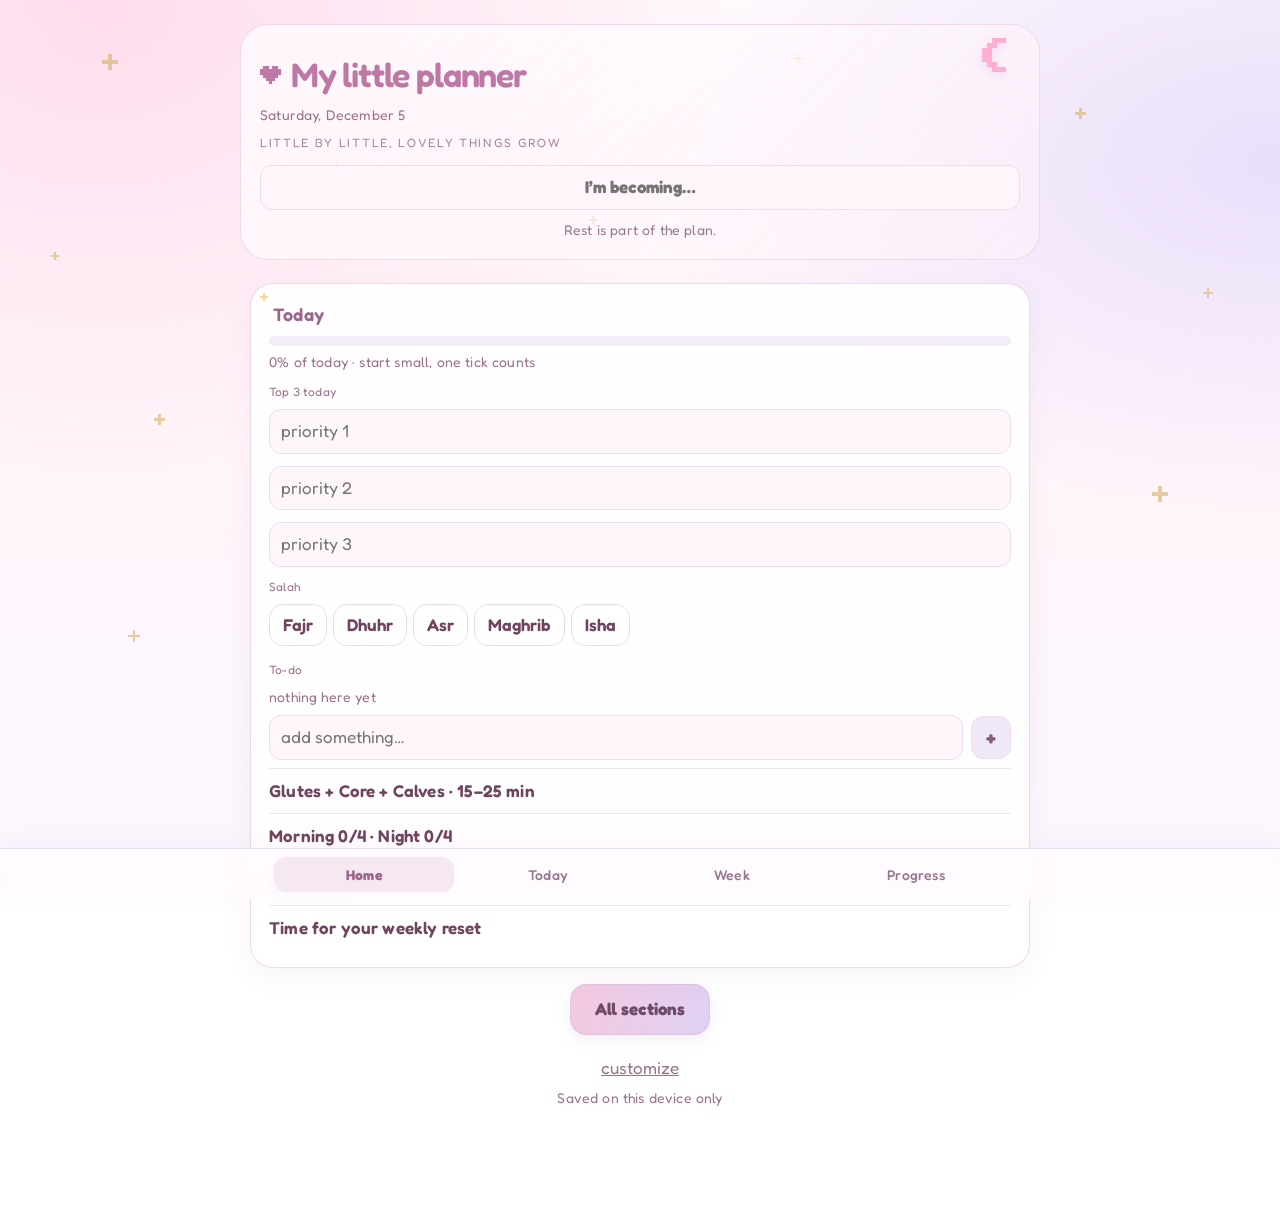
<file: my-little-planner-magical.html>
<!DOCTYPE html>
<html lang="en"><head><meta charset="utf-8">
<meta name="viewport" content="width=device-width, initial-scale=1, viewport-fit=cover">
<title>My little planner</title>
<link href="https://fonts.googleapis.com/css2?family=Fredoka:wght@400;500;600;700&display=swap" rel="stylesheet">
<style>
:root{--bg:#fff3f9;--card:#fff;--ink:#8a3b69;--mute:#a35a7c;--pink:#ffbedb;--pink2:#ffe8f3;--lav:#f7b0e4;--lav2:#ffeef7;--acc:#f2579f;--gold:#f4b429;--line:#ffd6ea;color-scheme:light;box-sizing:border-box;padding-top:env(safe-area-inset-top,0px);padding-bottom:env(safe-area-inset-bottom,0px)}
html{scroll-padding-top:env(safe-area-inset-top,0px)}
body{margin:0;background:radial-gradient(circle at 12% 0%,#ffd0e7,transparent 42%),radial-gradient(circle at 95% 8%,#ffdff0,transparent 38%),var(--bg);background-attachment:fixed;color:var(--ink);font:400 17px/1.45 Fredoka,system-ui,-apple-system,'Segoe UI',Roboto,sans-serif;letter-spacing:.01em}
main{max-width:560px;margin:0 auto;padding:18px 16px 96px;position:relative;z-index:1}
h1,h2,h3{font-family:inherit;font-weight:600;margin:0}
h1{font-size:30px;display:flex;align-items:center;gap:10px}
h2{font-size:24px}h1,h2{color:var(--acc)}
h3{font-size:18px;margin-bottom:6px;display:flex;justify-content:space-between;align-items:center}
p{margin:6px 0}.mt{color:var(--mute);font-size:14px}
.px{fill:var(--acc)}
.hero{padding:18px 0 22px;position:relative}
.stars{position:fixed;inset:0;pointer-events:none;z-index:0}
.stars svg{position:absolute;fill:var(--gold);opacity:.85;animation:tw 3.4s infinite}
@keyframes tw{50%{opacity:.3;transform:scale(.8)}}
@media(prefers-reduced-motion:reduce){.stars svg{animation:none}}
.grid{display:grid;grid-template-columns:1fr 1fr;gap:12px}
.tile{background:linear-gradient(145deg,var(--pink2),var(--lav2));border:1px solid var(--line);border-radius:22px;padding:16px 14px;text-decoration:none;color:var(--ink);font-weight:700;display:flex;flex-direction:column;gap:4px;cursor:pointer}
.tile span{display:block;height:14px}.tile svg{fill:var(--gold)}.tile.off{opacity:.45}.tile em{font-size:12px;color:var(--mute);font-style:normal;font-weight:500}
.link{display:block;margin:20px auto 0;border:0;background:none;color:var(--mute);font:inherit;text-decoration:underline;cursor:pointer}
.top{display:flex;align-items:center;gap:12px;margin-bottom:6px}
.back{width:38px;height:38px;border-radius:14px;background:var(--lav2);color:var(--ink);display:grid;place-items:center;text-decoration:none;font-size:22px}
.card{background:var(--card);border:1px solid var(--line);border-radius:22px;padding:14px 16px;margin:14px 0;box-shadow:0 6px 22px rgba(242,87,159,.12)}
.nav{display:flex;justify-content:space-between;align-items:center;gap:8px;margin-top:10px}
.nav b{font-weight:700}
.nav button,.pill,.add button{border:0;border-radius:12px;background:var(--lav2);color:var(--ink);font:inherit;font-weight:700;padding:6px 14px;cursor:pointer}
.pill{font-size:13px;background:var(--pink2)}
.row{display:flex;align-items:center;gap:10px;padding:6px 0}
.ti{flex:1;min-width:0;border:0;background:transparent;font:inherit;color:inherit;padding:4px 0;outline:0}
input.ti:focus{border-bottom:1px dashed var(--lav)}
small{color:var(--mute);font-size:12px}
.cb{width:24px;height:24px;border-radius:8px;border:2px solid var(--lav);background:var(--card);flex:none;padding:0;cursor:pointer;position:relative}
.cb.on{background:var(--pink);border-color:var(--acc)}
.cb.on::after{content:'';position:absolute;left:7px;top:3px;width:5px;height:10px;border:solid #fff;border-width:0 2.5px 2.5px 0;transform:rotate(45deg)}
.x{border:0;background:none;color:var(--mute);font-size:20px;cursor:pointer;padding:6px 10px}
input:not(.ti),textarea{border:1px solid var(--line);background:var(--pink2);color:inherit;border-radius:12px;padding:9px 11px;font:inherit;width:100%;box-sizing:border-box}
textarea{resize:none;display:block}
.pri{margin:6px 0}
.add{display:flex;flex-wrap:wrap;gap:8px;align-items:center;margin-top:8px}
.add input{flex:1;min-width:0;width:auto}.add input:not(.num):not([type=time]){min-width:110px}
.add input[type=time]{flex:none}
input.num{width:54px;flex:none;padding:6px;text-align:center}input.num.w2{width:78px}
select{border:1px solid var(--line);background:var(--pink2);color:inherit;border-radius:12px;padding:8px;font:inherit;max-width:60%}
.add button{background:var(--pink);flex:none}
input[type=range]{flex:1;width:auto;padding:0;accent-color:var(--acc);background:none;border:0}
output{width:42px;text-align:right;font-size:13px;color:var(--mute)}
.bar{height:10px;border-radius:9px;background:var(--lav2);overflow:hidden;margin-top:8px}
.bar i{display:block;height:100%;border-radius:9px;background:linear-gradient(90deg,var(--pink),var(--lav))}
.dots{display:flex;gap:3px}.dots u{width:8px;height:8px;border-radius:3px;background:var(--lav2);border:1px solid var(--line)}.dots u.on{background:var(--acc);border-color:var(--acc)}
.cal{display:grid;grid-template-columns:repeat(7,1fr);gap:4px;margin:12px 0;text-align:center}
.day{aspect-ratio:1;border:0;border-radius:12px;background:var(--card);color:inherit;font:inherit;position:relative;cursor:pointer}
.day.sel{background:var(--pink)}.day.now{outline:2px solid var(--lav)}
.day s{position:absolute;bottom:4px;left:calc(50% - 3px);width:6px;height:6px;border-radius:2px;background:var(--acc)}
.h{color:var(--mute);font-size:12px}
.ev{padding:4px 0}.ev b{color:var(--acc);margin-right:6px}
.big{display:block;margin:16px auto;padding:12px 22px;border:0;border-radius:16px;background:linear-gradient(90deg,var(--pink),var(--lav));color:var(--ink);font:inherit;font-weight:700;cursor:pointer}
.score{font:600 56px Fredoka,system-ui,sans-serif;text-align:center;color:var(--acc);margin:10px 0 0}
.fab{position:fixed;right:0;bottom:0;padding:0 16px calc(16px + env(safe-area-inset-bottom,0px)) 0}
.fab a{width:48px;height:48px;border-radius:16px;background:var(--pink);display:grid;place-items:center;box-shadow:0 4px 14px rgba(190,140,200,.3)}
.tabs{position:fixed;left:0;right:0;bottom:0;display:flex;gap:4px;padding:8px 10px calc(8px + env(safe-area-inset-bottom,0px));background:rgba(255,255,255,.93);backdrop-filter:blur(10px);border-top:1px solid var(--line);z-index:5}
.tabs a{flex:1;text-align:center;text-decoration:none;color:var(--mute);font:500 15px Fredoka,system-ui,sans-serif;padding:9px 0;border-radius:12px}
.tabs a.on{background:var(--pink2);color:var(--acc)}
#toast{position:fixed;left:0;right:0;bottom:calc(84px + env(safe-area-inset-bottom,0px));display:flex;justify-content:center;z-index:6;pointer-events:none}
.toast{pointer-events:auto;background:var(--ink);color:#fff;border-radius:14px;padding:10px 16px;display:flex;gap:16px;align-items:center}.toast button{border:0;background:none;color:var(--pink);font:inherit;font-weight:700}
.chips{display:flex;gap:6px;overflow-x:auto;margin:12px 0}
.chip{flex:none;border:1px solid var(--line);border-radius:14px;padding:8px 13px;background:var(--card);color:var(--ink);font:inherit;font-weight:600;cursor:pointer}.chip.on{background:var(--pink);border-color:var(--acc)}
.ln{display:block;padding:10px 0;color:var(--ink);text-decoration:none;border-top:1px solid var(--line);font-weight:600}
.row.dn .ti{opacity:.5;text-decoration:line-through}
.grid[hidden]{display:none}
input.why{margin-top:10px;font-weight:700;text-align:center}.st{color:var(--acc);font-weight:700}
.aff{margin:10px 0 0;color:var(--mute);text-align:center;font-size:15px}
.moon{position:absolute;right:4px;top:0;animation:fl 6s ease-in-out infinite}.moon svg{fill:#ffb0d2;display:block}
@keyframes fl{50%{transform:translateY(8px) rotate(-6deg)}}
.bst{position:fixed;z-index:9;pointer-events:none;margin:-6px 0 0 -6px;animation:burst .75s ease-out forwards}.bst svg{fill:var(--gold);display:block}
@keyframes burst{from{opacity:1;transform:translate(0,0) scale(1)}to{opacity:0;transform:translate(var(--dx),var(--dy)) scale(.3) rotate(90deg)}}
.card{position:relative}.card::after{content:'';position:absolute;left:-5px;top:-5px;width:12px;height:12px;background:url("data:image/svg+xml,%3Csvg xmlns='http://www.w3.org/2000/svg' viewBox='0 0 5 5'%3E%3Cpath fill='%23f4b429' d='M2 0h1v5H2zM0 2h5v1H0z'/%3E%3C/svg%3E") no-repeat;opacity:.85}
.bar i{background:linear-gradient(90deg,var(--pink),var(--acc),var(--pink));background-size:200% 100%;animation:sh 3s linear infinite}@keyframes sh{to{background-position:-200% 0}}
@media(prefers-reduced-motion:reduce){.moon,.bar i{animation:none}}
@media(min-width:720px){main{max-width:760px;padding:28px 24px 110px}.grid{grid-template-columns:repeat(3,1fr)}.tabs{justify-content:center}.tabs a{flex:0 1 180px}h1{font-size:34px}.cb{width:28px;height:28px}.cb.on::after{left:9px;top:4px}.tile{padding:22px 18px;font-size:18px}}
.cb,.chip,.tile,.big,.nav button{transition:transform .12s}.cb:active,.chip:active,.tile:active,.big:active,.nav button:active{transform:scale(.94)}

/* soft enchanted-paper refresh */
:root{--bg:#fff7fb;--card:rgba(255,255,255,.94);--ink:#70445f;--mute:#9b718b;--pink:#f7c3dc;--pink2:#fff0f7;--lav:#d9c8f5;--lav2:#f5efff;--acc:#bd78a6;--gold:#d7b66f;--line:#f0d9e8}
body{background:radial-gradient(ellipse at 8% 0%,rgba(255,211,232,.75),transparent 38%),radial-gradient(ellipse at 100% 18%,rgba(220,208,250,.62),transparent 34%),linear-gradient(180deg,#fff8fc 0%,#fff5fa 52%,#faf7ff 100%);background-attachment:fixed}
main{max-width:620px;padding-top:24px}
.hero{padding:22px 4px 24px;margin-bottom:4px}
.hero:before{content:'';position:absolute;inset:0 -10px 8px;border:1px solid rgba(237,211,231,.8);border-radius:28px;background:linear-gradient(135deg,rgba(255,255,255,.72),rgba(255,241,249,.55));z-index:-1}
h1{letter-spacing:-.035em;text-shadow:0 2px 0 rgba(255,255,255,.9)}
h2{letter-spacing:-.025em}
.hero-note{font-size:12px;letter-spacing:.14em;text-transform:uppercase;color:#a783a0;margin:8px 0 4px}
.moon{right:14px;top:14px;filter:drop-shadow(0 3px 5px rgba(192,143,184,.22))}
.stars svg{fill:#d7b66f;opacity:.65}
.card{background:rgba(255,255,255,.86);border:1px solid rgba(238,215,232,.95);border-radius:23px;padding:17px 18px;margin:15px 0;box-shadow:0 8px 26px rgba(157,112,151,.075),inset 0 1px 0 rgba(255,255,255,.95);backdrop-filter:blur(8px)}
.card::after{opacity:.62;left:9px;top:9px;width:8px;height:8px}
h3{color:#9b668c;font-size:18px;padding-left:4px;margin-bottom:9px}
.tile{background:linear-gradient(145deg,rgba(255,241,248,.98),rgba(245,239,255,.98));border:1px solid #ecd8eb;border-radius:20px;box-shadow:0 5px 15px rgba(162,119,160,.07);font-weight:600;min-height:76px;justify-content:center}
.tile span{height:12px}.tile svg{fill:#c6a9d8}
.tile:active{box-shadow:0 2px 7px rgba(162,119,160,.1)}
.back{background:linear-gradient(145deg,#fff0f7,#f3edff);border:1px solid var(--line)}
.nav{margin:14px 2px 12px}.nav b{font-size:14px;color:#89647f}
.nav button,.pill,.add button{background:#f6edf7;border:1px solid #eddfed;color:#805d78}
.add button{background:#f0e7f7;font-size:20px;min-width:38px;min-height:38px}
.big{background:linear-gradient(105deg,#f4c9df,#dfd1f4);border:1px solid rgba(223,196,224,.8);box-shadow:0 5px 14px rgba(176,133,175,.12);color:#704b69;padding:12px 24px}
input:not(.ti),textarea,select{background:rgba(255,246,251,.92);border-color:#eeddea}
input:focus,textarea:focus,select:focus{outline:2px solid rgba(190,145,190,.22);border-color:#d5b6d4}
.cb{border-color:#d8c5e7;background:#fff}
.cb.on{background:#c995b9;border-color:#b77ca5}
.chip{border-color:#eadbea;background:rgba(255,255,255,.82)}.chip.on{background:#f2d9e9;border-color:#cf9fbe;color:#704b69}
.bar{background:#f3edf7}.bar i{background:linear-gradient(90deg,#eec5dc,#c9b5e8,#eec5dc)}
.tabs{background:rgba(255,251,254,.9);border-top:1px solid rgba(236,218,235,.9);box-shadow:0 -5px 22px rgba(155,116,151,.055)}
.tabs a{font-size:14px;color:#96758e}.tabs a.on{background:#f5e8f2;color:#9e648e;font-weight:700}
#toast .toast{background:#76536e;box-shadow:0 6px 22px rgba(88,57,82,.18)}
.aff{font-size:14px;color:#9a7891}
.score{color:#b47da6}
.ln{border-color:#f0e5ef}
@media(min-width:720px){main{max-width:780px}.hero{padding:26px 10px 28px}.grid{gap:14px}.tile{min-height:88px}}
@media(prefers-reduced-motion:reduce){*,*::before,*::after{scroll-behavior:auto!important;animation:none!important;transition:none!important}}
:focus-visible{outline:2px solid #bd8bb1;outline-offset:3px}

</style></head>
<body><main id="app"></main><nav class="tabs" id="fab"></nav><div id="toast"></div>
<script>
const $=s=>document.querySelector(s),uid=()=>Math.random().toString(36).slice(2,8),p2=n=>String(n).padStart(2,'0');
const fmt=d=>d.getFullYear()+'-'+p2(d.getMonth()+1)+'-'+p2(d.getDate()),mk=d=>d.getFullYear()+'-'+p2(d.getMonth()+1);
const add=(d,n)=>{const x=new Date(d);x.setDate(x.getDate()+n);return x},wsOf=d=>add(d,-((d.getDay()+1)%7));
const esc=s=>String(s??'').replace(/[&<>"]/g,c=>({'&':'&amp;','<':'&lt;','>':'&gt;','"':'&quot;'}[c]));
const L=a=>a.map(t=>({id:uid(),t}));
const DEF=()=>({hide:[],lists:{skin:L(['Acretin','Shaving','Dermaelle Oil Control Cleanser']),salah:L(['Fajr','Dhuhr','Asr','Maghrib','Isha']),habits:[],morning:L(['Wash face','Skincare','Water','Plan the day']),night:L(['Cleanse','Skincare','Tidy up','Read'])},done:{},pri:{},todo:{},week:{},ev:{},gw:{},gm:{},wk:{},reset:{},notes:'',quran:{surah:'',page:0},cal:{p:{sex:'f',age:0,h:0,w:0,act:1.375,goal:0},log:{}},wnote:'Equipment: 2–3 kg dumbbells, resistance band, mat, sturdy chair.\nWeeks 1–2: 1 set each. Weeks 3–4: 2 sets if recovery feels good.\nSeated options are fine. Avoid overheating. Don’t push through exhaustion. 10 minutes still counts. Stop if new or worsening neurological symptoms.'});
let S=DEF();
try{const r=JSON.parse(localStorage.getItem('pl1')||'null');if(r)S=Object.assign(DEF(),r)}catch(e){}
let TS=0,CR=null,PT,SY='',DT=0;
try{TS=+localStorage.getItem('pl1u')||0}catch(e){}
const save=()=>{TS=Date.now();DT=1;try{localStorage.setItem('pl1',JSON.stringify(S));localStorage.setItem('pl1u',TS)}catch(e){}clearTimeout(PT);if(CR)PT=setTimeout(push,1200)};
const push=()=>CR.set({u:TS||Date.now(),s:JSON.stringify(S)}).then(()=>{DT=0;SY='on';sy()}).catch(()=>{SY='err';sy()});
const syt=()=>SY=='on'?'Saved to your account':SY=='err'?'Could not sync, saved on this device':'Saved on this device only';
const sy=()=>{const n=document.getElementById('sync');if(n)n.textContent=syt()};
const EX=a=>a.map(([t,r])=>({id:uid(),t,s:1,r,d:{}})),GCC=()=>EX([['Glute bridges','8–12'],['Seated band abductions','10–12'],['Heel slides','6–8 / side'],['Dead bugs','5–6 / side'],['Seated calf raises','12–15']]);
const PLAN=()=>({0:{f:'Glutes + Core + Calves · 15–25 min',ex:GCC()},1:{rest:true,f:'Full recovery'},2:{f:'Glutes + Core + Calves · 15–25 min',ex:GCC()},3:{rest:true,f:'Rest / gentle stretching'},4:{f:'Arms + Core · 15–20 min',ex:EX([['Seated dumbbell curls','8–12'],['Seated shoulder raises','6–10'],['Triceps extensions','8–12'],['Supported kickbacks','8–12'],['Gentle core','as comfortable']])},5:{rest:true,f:'Rest'},6:{rest:true,f:'Light movement / recovery'}});
if(!Object.values(S.wk).some(w=>(w.ex||[]).length)){S.wk=PLAN()}
function ref(path,def){const k=path?path.split('|'):[];if(!k.length)return S;let o=S;for(let i=0;i<k.length-1;i++)o=o[k[i]]??(o[k[i]]={});return o[k[k.length-1]]??(o[k[k.length-1]]=def)}
function set(path,v){const k=path.split('|'),l=k.pop();ref(k.join('|'),{})[l]=v;save()}
const T=[['skin','Skincare','✿'],['salah','Salah','☾'],['quran','Quran','❀'],['habits','Habits','✧'],['daily','Daily','♡'],['week','Week','☁'],['month','Month','✦'],['wgoal','Weekly goals','★'],['mgoal','Monthly goals','☆'],['workout','Workout','❁'],['calories','Calories',''],['backup','Backup',''],['routine','Routines','☀'],['reset','Weekly reset','↻'],['notes','Brain dump','✎'],['progress','Progress','◔']];
const DN=['Sat','Sun','Mon','Tue','Wed','Thu','Fri'];
let V=location.hash.slice(1)||'home',D=fmt(new Date()),WS=wsOf(new Date()),MO=new Date(),SEL=null,CUS=false,MSG='';MO.setDate(1);
const px=()=>{const g=['.xx.xx.','xxxxxxx','xxxxxxx','.xxxxx.','..xxx..','...x...'];return '<svg class=px viewBox="0 0 7 6" width="21" height="18" shape-rendering="crispEdges">'+g.map((r,y)=>[...r].map((c,x)=>c=='x'?`<rect x="${x}" y="${y}" width="1" height="1"/>`:'').join('')).join('')+'</svg>'};
const dl=s=>new Date(s+'T00:00').toLocaleDateString(undefined,{weekday:'short',month:'short',day:'numeric'});
const dnav=()=>`<div class=nav><button data-a=dd data-n=-1>‹</button><b>${D===fmt(new Date())?'Today · ':''}${dl(D)}</b>${D!==fmt(new Date())?'<button data-a=td>Today</button>':''}<button data-a=dd data-n=1>›</button></div>`;
const wnav=()=>`<div class=nav><button data-a=ww data-n=-7>‹</button><b>${dl(fmt(WS))} – ${dl(fmt(add(WS,6)))}</b><button data-a=ww data-n=7>›</button></div>`;
const mnav=()=>`<div class=nav><button data-a=mm data-n=-1>‹</button><b>${MO.toLocaleDateString(undefined,{month:'long',year:'numeric'})}</b><button data-a=mm data-n=1>›</button></div>`;
const card=(t,b)=>`<section class=card><h3>${t}</h3>${b}</section>`;
const dt=id=>{const w=wsOf(new Date(D+'T00:00'));return '<span class=dots>'+[0,1,2,3,4,5,6].map(i=>`<u class="${(S.done[fmt(add(w,i))]||{})[id]?'on':''}"></u>`).join('')+'</span>'};
const addRow=(path,tm,x='',o='{}')=>`<div class=add data-o='${o}'>${tm?'<input type=time data-f=tm>':''}<input placeholder="add something…">${x}<button data-a=addi data-t="${path}">+</button></div>`;
const rows=(l,d,fixed,dots)=>(S.lists[l].map((x,i)=>`<div class="row ${(S.done[d]||{})[x.id]?'dn':''}"><button class="cb ${(S.done[d]||{})[x.id]?'on':''}" data-a=tg data-d=${d} data-i=${x.id}></button>${fixed?`<span class=ti>${esc(x.t)}</span>`:`<input class=ti data-p="lists|${l}|${i}|t" value="${esc(x.t)}">`}${dots==2?sk(x.id):dots?dt(x.id):''}${fixed?'':`<button class=x data-a=del data-t="lists|${l}" data-i=${i}>×</button>`}</div>`).join('')||'<p class=mt>nothing here yet</p>')+(fixed?'':addRow('lists|'+l));
const items=(path,fld='d')=>ref(path,[]).map((x,i)=>`<div class="row ${x[fld]?'dn':''}"><button class="cb ${x[fld]?'on':''}" data-a=ti data-t="${path}" data-i=${i} data-f=${fld}></button>${x.tm?`<small>${x.tm}</small>`:''}<input class=ti data-p="${path}|${i}|t" value="${esc(x.t)}"><button class=x data-a=del data-t="${path}" data-i=${i}>×</button></div>`).join('')||'<p class=mt>nothing here yet</p>';
const P={};
P.skin=()=>dnav()+card('A gentle rhythm',`<p class=mt><b>Acretin nights:</b> follow your prescribed schedule and keep the rest of the routine simple.</p><p class=mt><b>Other nights:</b> use your Dermaelle Oil Control Cleanser, then moisturize. If your skin feels irritated, choose recovery over another active night.</p>`)+card('Skin care',rows('skin',D,0,1));
P.salah=()=>dnav()+card('Salah',rows('salah',D,1));
P.habits=()=>dnav()+card('My habits',rows('habits',D,0,2));
P.routine=()=>dnav()+card('Morning',rows('morning',D))+card('Night',rows('night',D));
P.quran=()=>{const q=S.quran,pc=Math.min(100,Math.round(q.page/6.04));return dnav()+card('Daily reading',`<div class=row><button class="cb ${(S.done[D]||{}).q?'on':''}" data-a=tg data-d=${D} data-i=q></button><span class=ti>Read today</span></div>`)+card('Where I am',`<div class=row><input class=ti placeholder="surah" data-p="quran|surah" value="${esc(q.surah)}"></div><div class=row><span class=ti>page</span><input class=num type=number min=0 max=604 data-p="quran|page" value=${q.page}> / 604</div><div class=bar><i id=qb style="width:${pc}%"></i></div>`)};
P.daily=()=>dnav()+card('Today’s priorities',[0,1,2].map(i=>`<input class=pri data-p="pri|${D}|${i}" value="${esc((S.pri[D]||{})[i]||'')}" placeholder="priority ${i+1}">`).join(''))+card('To-do',items('todo|'+D)+addRow('todo|'+D))+card('Evening reflection',[['win','one good thing today'],['lrn','something I learned'],['nxt','tomorrow I will…']].map(([k,h])=>`<input class=pri data-p="${k}|${D}" value="${esc((S[k]||{})[D]||'')}" placeholder="${h}">`).join(''));
P.week=()=>wnav()+chips()+[WD].map(i=>{const p='week|'+fmt(WS)+'|'+i;return card(DN[i]+' · '+add(WS,i).getDate(),items(p)+addRow(p,1))}).join('');
P.month=()=>{const y=MO.getFullYear(),m=MO.getMonth(),off=(new Date(y,m,1).getDay()+1)%7,n=new Date(y,m+1,0).getDate(),now=fmt(new Date());let c=DN.map(x=>`<b class=h>${x[0]}</b>`).join('');for(let i=0;i<off;i++)c+='<i></i>';for(let d=1;d<=n;d++){const k=y+'-'+p2(m+1)+'-'+p2(d);c+=`<button class="day ${k===SEL?'sel':''} ${k===now?'now':''}" data-a=sel data-k=${k}>${d}${(S.ev[k]||[]).length?'<s></s>':''}</button>`}
const evs=Object.keys(S.ev).filter(k=>k.startsWith(mk(MO))&&S.ev[k].length).sort().map(k=>S.ev[k].map(e=>`<div class=ev><b>${+k.slice(8)}</b>${esc(e.t)}</div>`).join('')).join('');
return mnav()+`<div class=cal>${c}</div>`+(SEL?card(dl(SEL),items('ev|'+SEL)+addRow('ev|'+SEL)):'<p class=mt>tap a day to add something</p>')+(evs?card('This month',evs):'')};
const goals=(k,key,nav)=>{const p=k+'|'+key;return nav()+card('Goals',ref(p,[]).map((x,i)=>`<div><div class=row><input class=ti data-p="${p}|${i}|t" value="${esc(x.t)}"><button class=x data-a=del data-t="${p}" data-i=${i}>×</button></div><div class=row><input type=range min=0 max=100 step=5 data-p="${p}|${i}|p" value=${x.p}><output>${x.p}%</output></div></div>`).join('')+addRow(p,0,'','{"p":0}'))};
P.wgoal=()=>goals('gw',fmt(WS),wnav);P.mgoal=()=>goals('gm',mk(MO),mnav);
P.workout=()=>wnav()+chips()+[WD].map(i=>{const n=DN[i],w=S.wk[i]||{},p=`wk|${i}|ex`;return card(`${n} <button class=pill data-a=tr data-i=${i}>${w.rest?'rest day':'workout'}</button>`,`<input class=ti data-p="wk|${i}|f" value="${esc(w.f||'')}" placeholder="focus">`+(w.rest?'<p class=mt>rest and recover</p>':(w.ex||[]).map((x,j)=>`<div class=row><button class="cb ${(x.d||{})[fmt(WS)]?'on':''}" data-a=wx data-t="${p}" data-i=${j}></button><input class=ti data-p="${p}|${j}|t" value="${esc(x.t)}"><button class=x data-a=del data-t="${p}" data-i=${j}>×</button></div><div class=row style="padding:0 0 6px 34px"><input class=num type=number data-p="${p}|${j}|s" value=${x.s}><small>sets</small><input class="num w2" data-p="${p}|${j}|r" value="${esc(x.r)}"><small>reps</small></div>`).join('')+addRow(p,0,'<input class=num type=number data-f=s value=1><input class="num w2" data-f=r value=10 placeholder=reps>')))}).join('')+card('Reminders',`<textarea rows=5 data-p=wnote>${esc(S.wnote)}</textarea>`);
const avg=a=>a.length?Math.round(a.reduce((s,x)=>s+x.p,0)/a.length):0;
const stats=()=>{const k=fmt(WS);let td=0,tt=0,wd=0,wt=0,hd=0;for(let i=0;i<7;i++){const a=ref(`week|${k}|${i}`,[]);tt+=a.length;td+=a.filter(x=>x.d).length;const w=S.wk[i]||{};if(!w.rest)(w.ex||[]).forEach(x=>{wt++;if((x.d||{})[k])wd++});const dn=S.done[fmt(add(WS,i))]||{};S.lists.habits.forEach(h=>{if(dn[h.id])hd++})}
const g=ref('gw|'+k,[]),m=ref('gm|'+mk(new Date()),[]);return{t:[td,tt],w:[wd,wt],h:[hd,S.lists.habits.length*7],g:avg(g),gn:g.length,m:avg(m),mn:m.length}};
P.reset=()=>{const k=fmt(WS),r=S.reset[k]||{},s=stats();return wnav()+card('This week',`<p>${s.t[0]}/${s.t[1]} tasks · ${s.w[0]}/${s.w[1]} workouts · ${s.g}% goals</p>`)+[['a','Wins this week'],['b','What to improve'],['c','Plan for next week']].map(([f,l])=>card(l,`<textarea rows=3 data-p="reset|${k}|${f}">${esc(r[f]||'')}</textarea>`)).join('')+'<button class=big data-a=carry>Carry unfinished to next week</button>'+(MSG?`<p class=mt style="text-align:center">${MSG}</p>`:'')};
const calc=()=>{const p=S.cal.p;if(!(p.age>0&&p.h>0&&p.w>0))return 0;return Math.max(1200,Math.round((10*p.w+6.25*p.h-5*p.age+(p.sex=='m'?5:-161))*p.act*(1+p.goal)/10)*10)};
const tot=()=>(S.cal.log[D]||[]).reduce((s,x)=>s+(+x.k||0),0);
const rem=(t,g)=>g?(g>=t?(g-t)+' left':(t-g)+' over'):'set your target below';
const updTot=()=>{const t=tot(),g=calc(),e=(i,v)=>{const n=$('#'+i);if(n)n.textContent=v};e('ctot',t);e('ctgt',g||'–');e('crem',rem(t,g));const b=$('#cbar');if(b)b.style.width=Math.min(100,g?Math.round(t/g*100):0)+'%'};
P.calories=()=>{const p=S.cal.p,l=S.cal.log[D]||(S.cal.log[D]=[]),t=tot(),g=calc(),path='cal|log|'+D;
const fld=(a,c)=>`<div class=row><span class=ti>${a}</span>${c}</div>`,nf=(k,u)=>`<input class="num w2" type=number data-p="cal|p|${k}" value="${p[k]||''}" placeholder="${u}">`,sl=(k,o,n)=>`<select data-p="cal|p|${k}" ${n?'data-n=1':''}>${o.map(([v,a])=>`<option value="${v}" ${p[k]==v?'selected':''}>${a}</option>`).join('')}</select>`;
return dnav()+card('Today',`<div class=score><span id=ctot>${t}</span></div><p class=mt style="text-align:center">of <span id=ctgt>${g||'–'}</span> kcal · <span id=crem>${rem(t,g)}</span></p><div class=bar><i id=cbar style="width:${Math.min(100,g?Math.round(t/g*100):0)}%"></i></div>`)+card('Food log',l.map((x,i)=>`<div class=row><input class=ti data-p="${path}|${i}|t" value="${esc(x.t)}"><input class="num w2" type=number data-c=1 data-p="${path}|${i}|k" value=${x.k||0}><small>kcal</small><button class=x data-a=del data-t="${path}" data-i=${i}>×</button></div>`).join('')+addRow(path,0,'<input class="num w2" type=number data-f=k placeholder=kcal>'))+card('My daily target',fld('Sex',sl('sex',[['f','Female'],['m','Male']]))+fld('Age',nf('age','years'))+fld('Height',nf('h','cm'))+fld('Weight',nf('w','kg'))+fld('Activity',sl('act',[[1.2,'Mostly resting'],[1.375,'Light movement'],[1.55,'Active']],1))+fld('Goal',sl('goal',[[0,'Maintain'],[-0.1,'Gentle loss'],[0.1,'Gentle gain']],1))+'<p class=mt>A gentle estimate, not medical advice.</p>')};
P.backup=()=>card('Back up your planner',`<p class=mt>Your planner syncs to your Claude account when you are signed in, so your phone and tablet share it. This code is an extra copy to keep somewhere safe, like Notes. Tip: use Add to Home Screen to open it like an app.</p><p class=mt id=sync>${syt()}</p><textarea id=bk rows=4 readonly>${esc(JSON.stringify(S))}</textarea><button class=big data-a=cp>Copy backup</button>`)+card('Restore',`<textarea id=rs rows=3 placeholder="paste your backup here"></textarea><button class=big data-a=rs>Restore</button>`);
P.notes=()=>card('Brain dump',`<textarea rows=14 data-p=notes placeholder="anything on your mind…">${esc(S.notes)}</textarea>`);
P.progress=()=>{const su=[0,1,2,3,4,5,6].filter(i=>Object.values(S.done[fmt(add(WS,i))]||{}).some(Boolean)).length,s=stats(),pc=a=>a[1]?Math.round(a[0]/a[1]*100):0,r=[['Tasks',pc(s.t),s.t[1]],['Habits',pc(s.h),s.h[1]],['Workouts',pc(s.w),s.w[1]],['Weekly goals',s.g,s.gn],['Monthly goals',s.m,s.mn]],v=r.slice(0,4).filter(x=>x[2]).map(x=>x[1]),all=v.length?Math.round(v.reduce((a,b)=>a+b)/v.length):0;return wnav()+`<div class=score>${all}%</div><p class=mt style="text-align:center">this week · you showed up ${su} of 7 days</p>`+card('Details',r.map(x=>`<div style="margin:10px 0"><div class=row style="justify-content:space-between;padding:0"><span>${x[0]}</span><small>${x[2]?x[1]+'%':'–'}</small></div><div class=bar><i style="width:${x[1]}%"></i></div></div>`).join(''))};
const AF=['Small steps still count.','You are allowed to go slowly.','Be kind to yourself today.','Progress, not perfection.','One tick at a time.','Rest is part of the plan.','Show up gently.','Tiny habits, big magic.','You did more than you think.','Start where you are.','Your pace is enough.','Today is a fresh page.','Choose the next small thing.'],aff=()=>AF[Math.floor(Date.now()/864e5)%AF.length],intent=()=>{const v=(S.nxt||{})[fmt(add(new Date(),-1))];return v?card('Today I will',`<p style="margin:4px 0;font-weight:500">${esc(v)}</p>`):''};
const sparkle=(x,y)=>{if(matchMedia('(prefers-reduced-motion:reduce)').matches)return;for(let i=0;i<7;i++){const a=i/7*6.28+Math.random()*.6,r=34+Math.random()*26,h=document.createElement('div');h.className='bst';h.style.cssText=`left:${x}px;top:${y}px;--dx:${Math.cos(a)*r}px;--dy:${Math.sin(a)*r}px`;h.innerHTML=spk(8+Math.random()*8|0);document.body.appendChild(h);setTimeout(()=>h.remove(),800)}};
const wg=()=>{const g=ref('gw|'+fmt(wsOf(new Date())),[]);return g.length?`<a class=ln href="#wgoal">Weekly goals ${avg(g)}%</a>`:''},nudge=()=>[5,6].includes(new Date().getDay())?'<a class=ln href="#reset">Time for your weekly reset</a>':'';
const sk=id=>{let n=0,d=new Date();if(!(S.done[fmt(d)]||{})[id])d=add(d,-1);while((S.done[fmt(d)]||{})[id]&&n<999){n++;d=add(d,-1)}return n?`<small class=st>${n} day${n>1?'s':''}</small>`:''};
const cnt=(l,d)=>{const dn=S.done[d]||{},a=S.lists[l];return[a.filter(x=>dn[x.id]).length,a.length]};
const pbar=d=>{let a=0,b=0;['salah','morning','night','habits'].forEach(l=>{const c=cnt(l,d);a+=c[0];b+=c[1]});const td=S.todo[d]||[];a+=td.filter(x=>x.d).length;b+=td.length;const p=b?Math.round(a/b*100):0;return `<div class=bar><i style="width:${p}%"></i></div><p class=mt>${p}% of today · ${p==100?'all done, beautiful':p>=50?'more than halfway':'start small, one tick counts'}</p>`};
const today=()=>{const t0=fmt(new Date()),dn=S.done[t0]||{},w=S.wk[(new Date().getDay()+1)%7]||{},td=(S.todo[t0]||[]).filter(x=>!x.d).length;return card('Today',`${pbar(t0)}<small>Top 3 today</small>${[0,1,2].map(i=>`<input class=pri data-p="pri|${t0}|${i}" value="${esc((S.pri[t0]||{})[i]||'')}" placeholder="priority ${i+1}">`).join('')}<small>Salah</small><div class=chips style="flex-wrap:wrap;margin:6px 0 10px">${S.lists.salah.map(x=>`<button class="chip ${dn[x.id]?'on':''}" data-a=tg data-d=${t0} data-i=${x.id}>${esc(x.t)}</button>`).join('')}</div><small>To-do</small>${items('todo|'+t0)}${addRow('todo|'+t0)}<div style="height:8px"></div><a class=ln href="#workout">${w.rest?'Rest day':esc(w.f||'No workout planned')}</a><a class=ln href="#routine">Morning ${cnt('morning',t0).join('/')} · Night ${cnt('night',t0).join('/')}</a><a class=ln href="#habits">${S.lists.habits.length?'Habits '+cnt('habits',t0).join('/'):'Add your first habit'}</a>${wg()}${nudge()}`)};
const home=()=>`<div class=hero><span class=moon>${moon()}</span><h1>${px()} My little planner</h1><p class=mt>${new Date().toLocaleDateString(undefined,{weekday:'long',month:'long',day:'numeric'})}</p><p class=hero-note>little by little, lovely things grow</p><input class=why data-p=why value="${esc(S.why||'')}" placeholder="I’m becoming…"><p class=aff>${aff()}</p></div>${intent()}${today()}<button class=big data-a=sec>${S.sec||CUS?'Hide sections':'All sections'}</button><div class=grid ${S.sec||CUS?'':'hidden'}>${T.filter(t=>CUS||!S.hide.includes(t[0])).map(t=>{const h=S.hide.includes(t[0]);return `<a class="tile ${h?'off':''}" ${CUS?`data-a=hd data-i=${t[0]}`:`href="#${t[0]}"`}><span>${spk(14)}</span>${t[1]}${CUS?`<em>${h?'tap to show':'tap to hide'}</em>`:''}</a>`}).join('')}</div><button class=link data-a=cus>${CUS?'done':'customize'}</button><p class=mt id=sync style="text-align:center">${syt()}</p>`;
function render(){const t=T.find(x=>x[0]===V);$('#app').innerHTML=t?`<div class=top><a class=back href="#home">‹</a><h2>${t[1]}</h2></div>`+'<div class=pg>'+P[V]()+'</div>':home();$('#fab').innerHTML=[['home','Home'],['daily','Today'],['week','Week'],['progress','Progress']].map(([k,l])=>`<a href="#${k}" class="${V===k?'on':''}">${l}</a>`).join('')}
let UN=null,TM,WD=(new Date().getDay()+1)%7;
const toast=(m,u)=>{clearTimeout(TM);$('#toast').innerHTML=`<div class=toast>${m}${u?'<button data-a=undo>Undo</button>':''}</div>`;TM=setTimeout(()=>{UN=null;$('#toast').innerHTML=''},u?5000:2500)};
const chips=()=>`<div class=chips>${DN.map((n,i)=>`<button class="chip ${i==WD?'on':''}" data-a=wd data-i=${i}>${n} ${add(WS,i).getDate()}</button>`).join('')}</div>`;
const A={
undo(){if(UN){ref(UN.t,[]).splice(UN.i,0,UN.it);UN=null;clearTimeout(TM);$('#toast').innerHTML=''}},
wd(d){WD=+d.i},td(){D=fmt(new Date())},sec(){S.sec=!S.sec},
cp(){$('#bk').select();document.execCommand('copy');toast('Copied')},
rs(){try{const v=JSON.parse($('#rs').value);if(!v||typeof v!='object'||!v.lists)throw 0;S=Object.assign(DEF(),v);toast('Restored')}catch(e){toast('That code didn’t work')}},
tg(d){const o=S.done[d.d]||(S.done[d.d]={});o[d.i]=!o[d.i]},
ti(d){const a=ref(d.t,[])[d.i];a[d.f]=!a[d.f]},
wx(d){const x=ref(d.t,[])[d.i],k=fmt(WS);x.d=x.d||{};x.d[k]=!x.d[k]},
tr(d){const w=ref('wk|'+d.i,{});w.rest=!w.rest},
del(d){const it=ref(d.t,[]).splice(+d.i,1)[0];UN={t:d.t,i:+d.i,it};toast('Deleted',1)},
addi(d,el){const b=el.closest('.add'),o=Object.assign({id:uid()},JSON.parse(b.dataset.o||'{}'));b.querySelectorAll('input').forEach(i=>{o[i.dataset.f||'t']=i.type=='number'?+i.value||0:i.value});if(!(o.t||'').trim())return;const a=ref(d.t,[]);a.push(o);a.sort((x,y)=>(x.tm||'~').localeCompare(y.tm||'~'))},
dd(d){D=fmt(add(new Date(D+'T00:00'),+d.n))},ww(d){WS=add(WS,+d.n)},
mm(d){MO=new Date(MO.getFullYear(),MO.getMonth()+ +d.n,1);SEL=null},
sel(d){SEL=d.k},cus(){CUS=!CUS},
hd(d){const h=S.hide,i=h.indexOf(d.i);i<0?h.push(d.i):h.splice(i,1)},
carry(){const k=fmt(WS),nk=fmt(add(WS,7));let n=0;for(let i=0;i<7;i++){const a=ref(`week|${k}|${i}`,[]),b=ref(`week|${nk}|${i}`,[]);a.filter(x=>!x.d).forEach(x=>{b.push(x);n++});S.week[k][i]=a.filter(x=>x.d)}
const g=ref('gw|'+k,[]),ng=ref('gw|'+nk,[]);g.filter(x=>x.p<100).forEach(x=>{ng.push(x);n++});S.gw[k]=g.filter(x=>x.p>=100);MSG=n+' moved to next week'}};
document.addEventListener('click',e=>{const b=e.target.closest('[data-a]');if(!b)return;const ad=b.dataset.a=='addi'?b.dataset.t:null,bu=['tg','ti','wx'].includes(b.dataset.a)&&!b.classList.contains('on');A[b.dataset.a](b.dataset,b);save();render();if(bu)sparkle(e.clientX,e.clientY);if(ad){const x=[...document.querySelectorAll('.add')].find(n=>n.querySelector('button').dataset.t==ad),f=x&&x.querySelector('input:not([type=time]):not(.num)');if(f)f.focus()}});
document.addEventListener('input',e=>{const el=e.target,p=el.dataset.p;if(!p)return;set(p,el.type=='range'||el.type=='number'||el.dataset.n?+el.value:el.value);if(el.type=='range')el.nextElementSibling.textContent=el.value+'%';if(p=='quran|page'){const b=$('#qb');if(b)b.style.width=Math.min(100,Math.round(el.value/6.04))+'%'}if(p.startsWith('cal|'))updTot()});
document.addEventListener('keydown',e=>{const b=e.target.closest&&e.target.closest('.add');if(e.key=='Enter'&&b)b.querySelector('button').click()});
addEventListener('hashchange',()=>{V=location.hash.slice(1)||'home';MSG='';render();scrollTo(0,0)});
const spk=s=>`<svg viewBox="0 0 5 5" width="${s}" height="${s}" shape-rendering="crispEdges"><path d="M2 0h1v5H2zM0 2h5v1H0z"/></svg>`;
document.body.insertAdjacentHTML('afterbegin','<div class=stars>'+[[8,6,16],[84,12,11],[46,24,8],[12,46,11],[90,54,16],[30,74,8],[70,88,13],[52,62,7],[20,92,10],[62,6,9],[4,28,8],[94,32,10],[38,48,7],[78,70,9],[10,70,12],[56,94,8],[26,18,7]].map(([x,y,s],i)=>spk(s).replace('<svg',`<svg style="left:${x}%;top:${y}%;animation-delay:${i*.6}s;animation-duration:${2.6+i%3}s"`)).join('')+'</div>');
const moon=()=>{const g=['..xxx..','.xx....','xx.....','xx.....','xx.....','.xx....','..xxx..'];return '<svg viewBox="0 0 7 7" width="34" height="34" shape-rendering="crispEdges">'+g.map((r,y)=>[...r].map((c,x)=>c=='x'?`<rect x="${x}" y="${y}" width="1" height="1"/>`:'').join('')).join('')+'</svg>'};
let LD=fmt(new Date());
const pull=async()=>{if(!CR)return;try{const s=await CR.get();if(s.exists){const r=s.data();if(r.u>TS){if(TS<2)try{const o=localStorage.getItem('pl1');if(o)localStorage.setItem('pl1bak',o)}catch(e){}S=Object.assign(DEF(),JSON.parse(r.s));TS=r.u;try{localStorage.setItem('pl1',JSON.stringify(S));localStorage.setItem('pl1u',TS)}catch(e){}render()}else if(r.u<TS)push();SY='on'}else push();sy()}catch(e){SY='err';sy()}};
(async()=>{try{if(!window.claude)return;const db=await claude.use('db'),us=await claude.use('user');if(!db||!us)return;const id=await us.id();if(!id)return;CR=db.collection('data/users/'+id).doc('planner');await pull()}catch(e){SY='err';sy()}})();
document.addEventListener('visibilitychange',()=>{if(document.hidden){if(DT&&CR)push();return}const n=fmt(new Date());if(n!==LD){LD=n;D=n;WS=wsOf(new Date());WD=(new Date().getDay()+1)%7;render()}pull()});
render();
</script></body></html>
</file>
